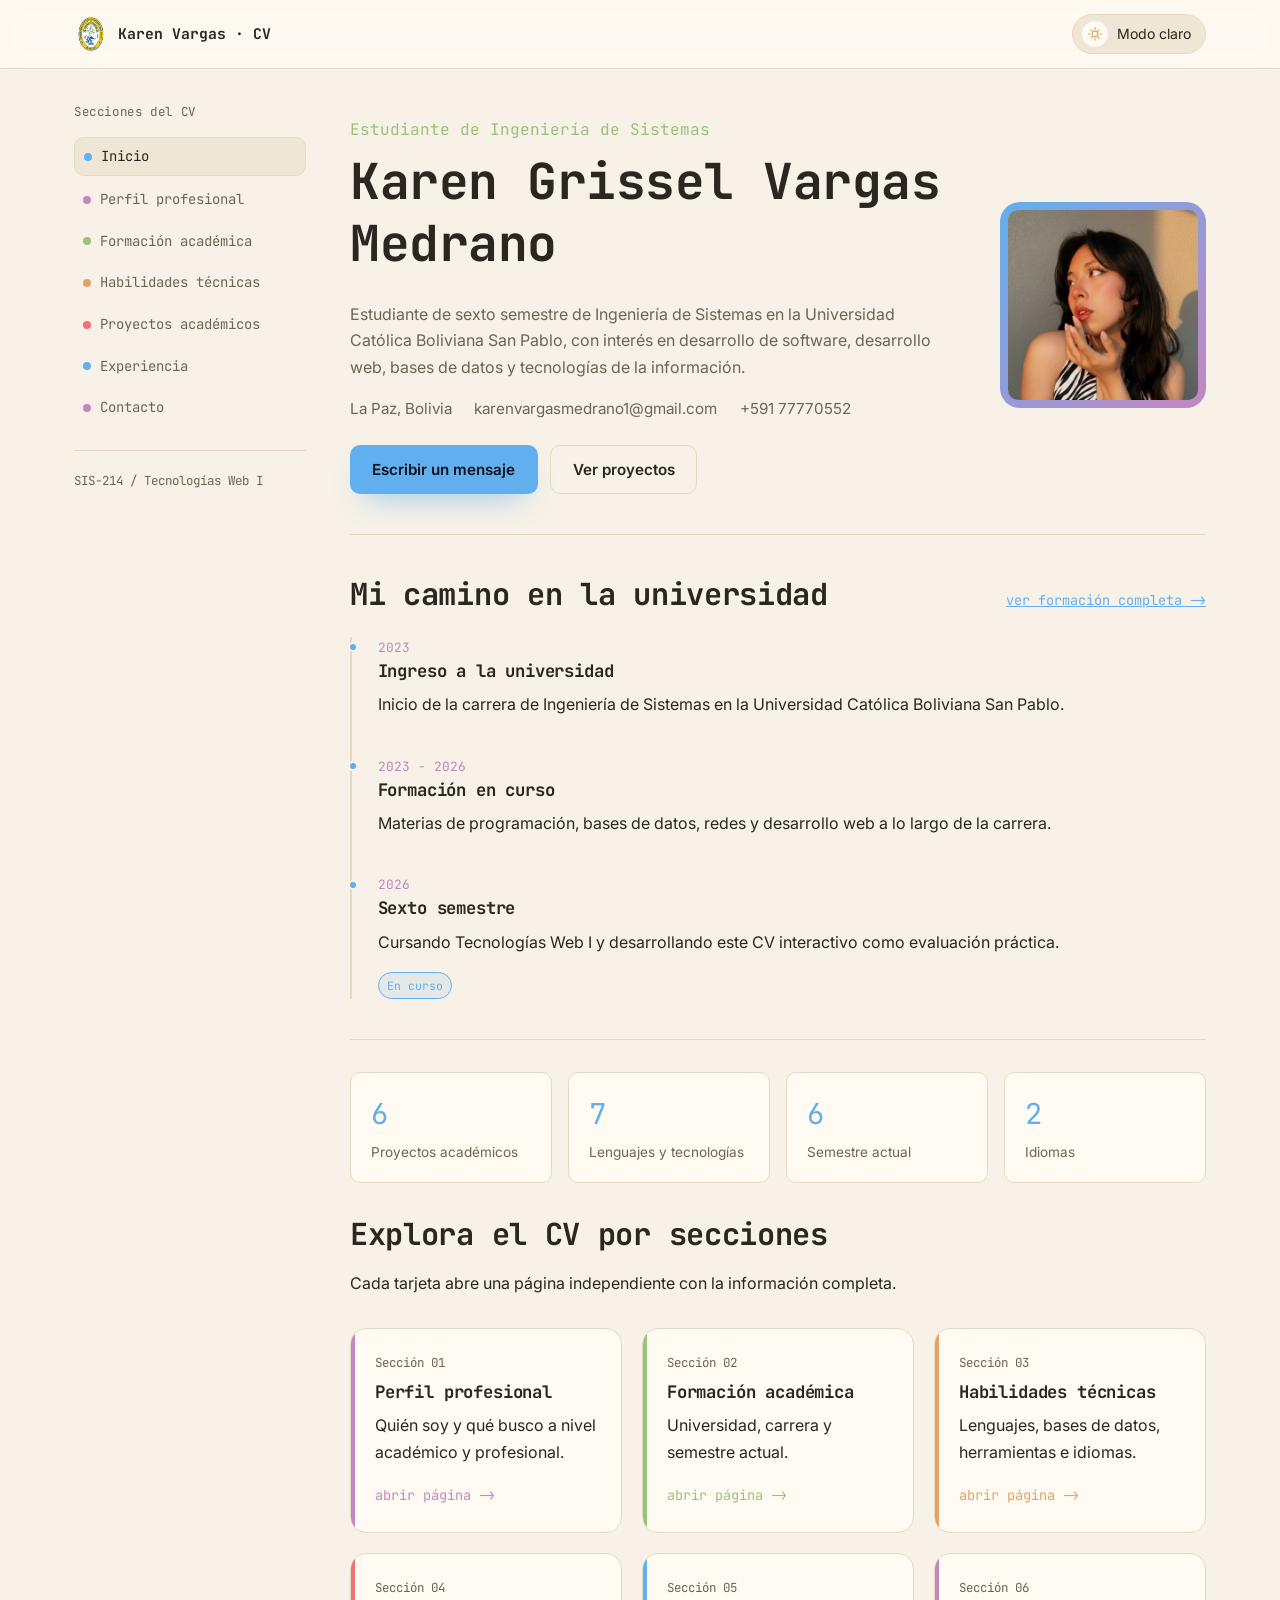
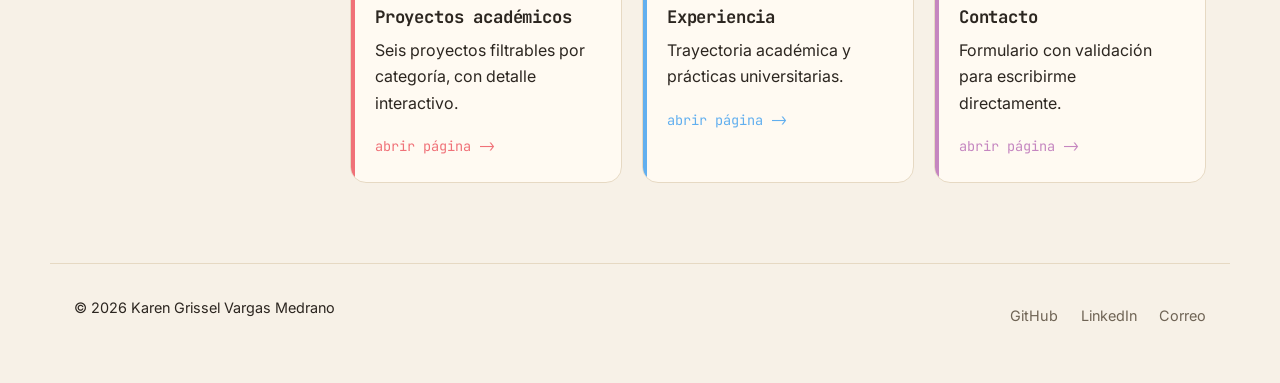
<file: index.html>
<!DOCTYPE html>
<html lang="es">
<head>
<meta charset="UTF-8">
<meta name="viewport" content="width=device-width, initial-scale=1.0">
<title>Karen Vargas Medrano - Desarrolladora Web</title>
<meta name="description" content="CV interactivo de Karen Grissel Vargas Medrano, estudiante de Ingeniería de Sistemas.">
<link rel="icon" type="image/svg+xml" href="assets/images/favicon.svg">
<link rel="preconnect" href="https://fonts.googleapis.com">
<link rel="preconnect" href="https://fonts.gstatic.com" crossorigin>
<link href="https://fonts.googleapis.com/css2?family=JetBrains+Mono:wght@400;500;700&family=Inter:wght@400;500;600;700&display=swap" rel="stylesheet">
<link rel="stylesheet" href="css/base.css">
<link rel="stylesheet" href="css/layout.css">
<link rel="stylesheet" href="css/components.css">
<link rel="stylesheet" href="css/pages.css">
</head>
<body>

<a class="skip_link" href="#contenido_principal">Saltar al contenido principal</a>

<header class="site_header">
  <div class="header_inner">
    <a class="logo_link" href="index.html">
  <img src="assets/images/logo-institucional.png" alt="Universidad Católica Boliviana San Pablo" class="logo_badge" width="34" height="34">
  <span class="logo_text">
    <span class="logo_name">Karen Vargas · CV</span>
  </span>
</a>
    <div class="header_actions">
<button id="theme_toggle" class="theme_toggle" type="button" aria-pressed="false">
  <span class="toggle_icon" aria-hidden="true">
    <svg class="icon_sun" viewBox="0 0 24 24" fill="none" xmlns="http://www.w3.org/2000/svg">
      <circle cx="12" cy="12" r="4.3" stroke="currentColor" stroke-width="1.7"/>
      <path d="M12 2.5V5.2M12 18.8V21.5M4.5 12H1.8M22.2 12H19.5M5.7 5.7L7.6 7.6M16.4 16.4L18.3 18.3M18.3 5.7L16.4 7.6M7.6 16.4L5.7 18.3" stroke="currentColor" stroke-width="1.7" stroke-linecap="round"/>
    </svg>
    <svg class="icon_moon" viewBox="0 0 24 24" fill="none" xmlns="http://www.w3.org/2000/svg">
      <path d="M20.2 14.3A8.4 8.4 0 1 1 9.7 3.8a6.6 6.6 0 0 0 10.5 10.5Z" fill="currentColor"/>
    </svg>
  </span>
  <span class="toggle_label">Modo oscuro</span>
</button>
      <button id="mobile_nav_toggle" class="mobile_nav_toggle" type="button" aria-label="Abrir menú" aria-controls="side_nav" aria-expanded="false">
        <span></span>
      </button>
    </div>
  </div>
</header>

<div class="layout_shell">
  <nav class="side_nav" id="side_nav" aria-label="Navegación principal">
    <p class="nav_heading">Secciones del CV</p>
    <ul class="nav_list">
      <li><a href="index.html" class="nav_link"><span class="nav_dot" style="--dot-color:#61afef"></span>Inicio</a></li>
      <li><a href="perfil.html" class="nav_link"><span class="nav_dot" style="--dot-color:#c586c0"></span>Perfil profesional</a></li>
      <li><a href="formacion.html" class="nav_link"><span class="nav_dot" style="--dot-color:#98c379"></span>Formación académica</a></li>
      <li><a href="habilidades.html" class="nav_link"><span class="nav_dot" style="--dot-color:#e5a260"></span>Habilidades técnicas</a></li>
      <li><a href="proyectos.html" class="nav_link"><span class="nav_dot" style="--dot-color:#f07178"></span>Proyectos académicos</a></li>
      <li><a href="experiencia.html" class="nav_link"><span class="nav_dot" style="--dot-color:#61afef"></span>Experiencia</a></li>
      <li><a href="contacto.html" class="nav_link"><span class="nav_dot" style="--dot-color:#c586c0"></span>Contacto</a></li>
    </ul>
    <p class="nav_footer_note">SIS-214 / Tecnologías Web I</p>
  </nav>

  <main id="contenido_principal">

    <section class="hero_section">
      <div class="hero_text reveal_on_scroll">
        <p class="hero_eyebrow">Estudiante de Ingeniería de Sistemas</p>
        <h1>Karen Grissel Vargas Medrano</h1>
        <p class="hero_summary">
          Estudiante de sexto semestre de Ingeniería de Sistemas en la Universidad
          Católica Boliviana San Pablo, con interés en desarrollo de software,
          desarrollo web, bases de datos y tecnologías de la información.
        </p>
        <ul class="hero_meta">
          <li>La Paz, Bolivia</li>
          <li>karenvargasmedrano1@gmail.com</li>
          <li>+591 77770552</li>
        </ul>
        <div class="hero_actions">
          <a class="btn btn_primary" href="contacto.html">Escribir un mensaje</a>
          <a class="btn btn_secondary" href="proyectos.html">Ver proyectos</a>
        </div>
      </div>
      <figure class="hero_figure reveal_on_scroll">
          <img src="assets/images/avatar.jpeg" alt="Fotografía de Karen Vargas Medrano" width="190" height="190">
      </figure>
    </section>

<section class="home_timeline_preview reveal_on_scroll">
  <div class="timeline_preview_head">
    <h2>Mi camino en la universidad</h2>
    <a class="section_nav_arrow" href="formacion.html">ver formación completa -&gt;</a>
  </div>
  <ol class="timeline_list">
    <li class="timeline_item">
      <p class="timeline_date">2023</p>
      <h3>Ingreso a la universidad</h3>
      <p>Inicio de la carrera de Ingeniería de Sistemas en la Universidad Católica Boliviana San Pablo.</p>
    </li>
    <li class="timeline_item">
      <p class="timeline_date">2023 - 2026</p>
      <h3>Formación en curso</h3>
      <p>Materias de programación, bases de datos, redes y desarrollo web a lo largo de la carrera.</p>
    </li>
    <li class="timeline_item">
      <p class="timeline_date">2026</p>
      <h3>Sexto semestre</h3>
      <p>Cursando Tecnologías Web I y desarrollando este CV interactivo como evaluación práctica.</p>
      <span class="badge badge_current">En curso</span>
    </li>
  </ol>
</section>

    <section class="reveal_on_scroll">
      <div class="stat_grid">
        <div class="stat_card">
          <span class="stat_value">6</span>
          <span class="stat_label">Proyectos académicos</span>
        </div>
        <div class="stat_card">
          <span class="stat_value">7</span>
          <span class="stat_label">Lenguajes y tecnologías</span>
        </div>
        <div class="stat_card">
          <span class="stat_value">6</span>
          <span class="stat_label">Semestre actual</span>
        </div>
        <div class="stat_card">
          <span class="stat_value">2</span>
          <span class="stat_label">Idiomas</span>
        </div>
      </div>
    </section>

    <section class="reveal_on_scroll">
      <h2>Explora el CV por secciones</h2>
      <p>Cada tarjeta abre una página independiente con la información completa.</p>
      <div class="section_nav_grid">
        <a class="section_nav_card" href="perfil.html" style="--dot-color:#c586c0">
          <span class="section_nav_file">Sección 01</span>
          <h3>Perfil profesional</h3>
          <p>Quién soy y qué busco a nivel académico y profesional.</p>
          <span class="section_nav_arrow">abrir página -&gt;</span>
        </a>
        <a class="section_nav_card" href="formacion.html" style="--dot-color:#98c379">
          <span class="section_nav_file">Sección 02</span>
          <h3>Formación académica</h3>
          <p>Universidad, carrera y semestre actual.</p>
          <span class="section_nav_arrow">abrir página -&gt;</span>
        </a>
        <a class="section_nav_card" href="habilidades.html" style="--dot-color:#e5a260">
          <span class="section_nav_file">Sección 03</span>
          <h3>Habilidades técnicas</h3>
          <p>Lenguajes, bases de datos, herramientas e idiomas.</p>
          <span class="section_nav_arrow">abrir página -&gt;</span>
        </a>
        <a class="section_nav_card" href="proyectos.html" style="--dot-color:#f07178">
          <span class="section_nav_file">Sección 04</span>
          <h3>Proyectos académicos</h3>
          <p>Seis proyectos filtrables por categoría, con detalle interactivo.</p>
          <span class="section_nav_arrow">abrir página -&gt;</span>
        </a>
        <a class="section_nav_card" href="experiencia.html" style="--dot-color:#61afef">
          <span class="section_nav_file">Sección 05</span>
          <h3>Experiencia</h3>
          <p>Trayectoria académica y prácticas universitarias.</p>
          <span class="section_nav_arrow">abrir página -&gt;</span>
        </a>
        <a class="section_nav_card" href="contacto.html" style="--dot-color:#c586c0">
          <span class="section_nav_file">Sección 06</span>
          <h3>Contacto</h3>
          <p>Formulario con validación para escribirme directamente.</p>
          <span class="section_nav_arrow">abrir página -&gt;</span>
        </a>
      </div>
    </section>

  </main>
</div>

<footer class="site_footer">
  <p>&copy; <span id="current_year"></span> Karen Grissel Vargas Medrano</p>
  <ul class="social_links" aria-label="Enlaces profesionales">
    <li><a href="https://github.com/karenvargasm" target="_blank" rel="noopener noreferrer">GitHub</a></li>
    <li><a href="http://www.linkedin.com/in/karen-grissel-vargas-medrano-57955a436" target="_blank" rel="noopener noreferrer">LinkedIn</a></li>
    <li><a href="mailto:karenvargasmedrano1@gmail.com" id="email_link">Correo</a></li>
  </ul>
</footer>

<p class="email_toast" id="email_toast" role="status" aria-live="polite"></p>

<script src="js/theme.js"></script>
<script src="js/nav.js"></script>
<script src="js/email.js"></script>
<script src="js/reveal.js"></script>
</body>
</html>
</file>
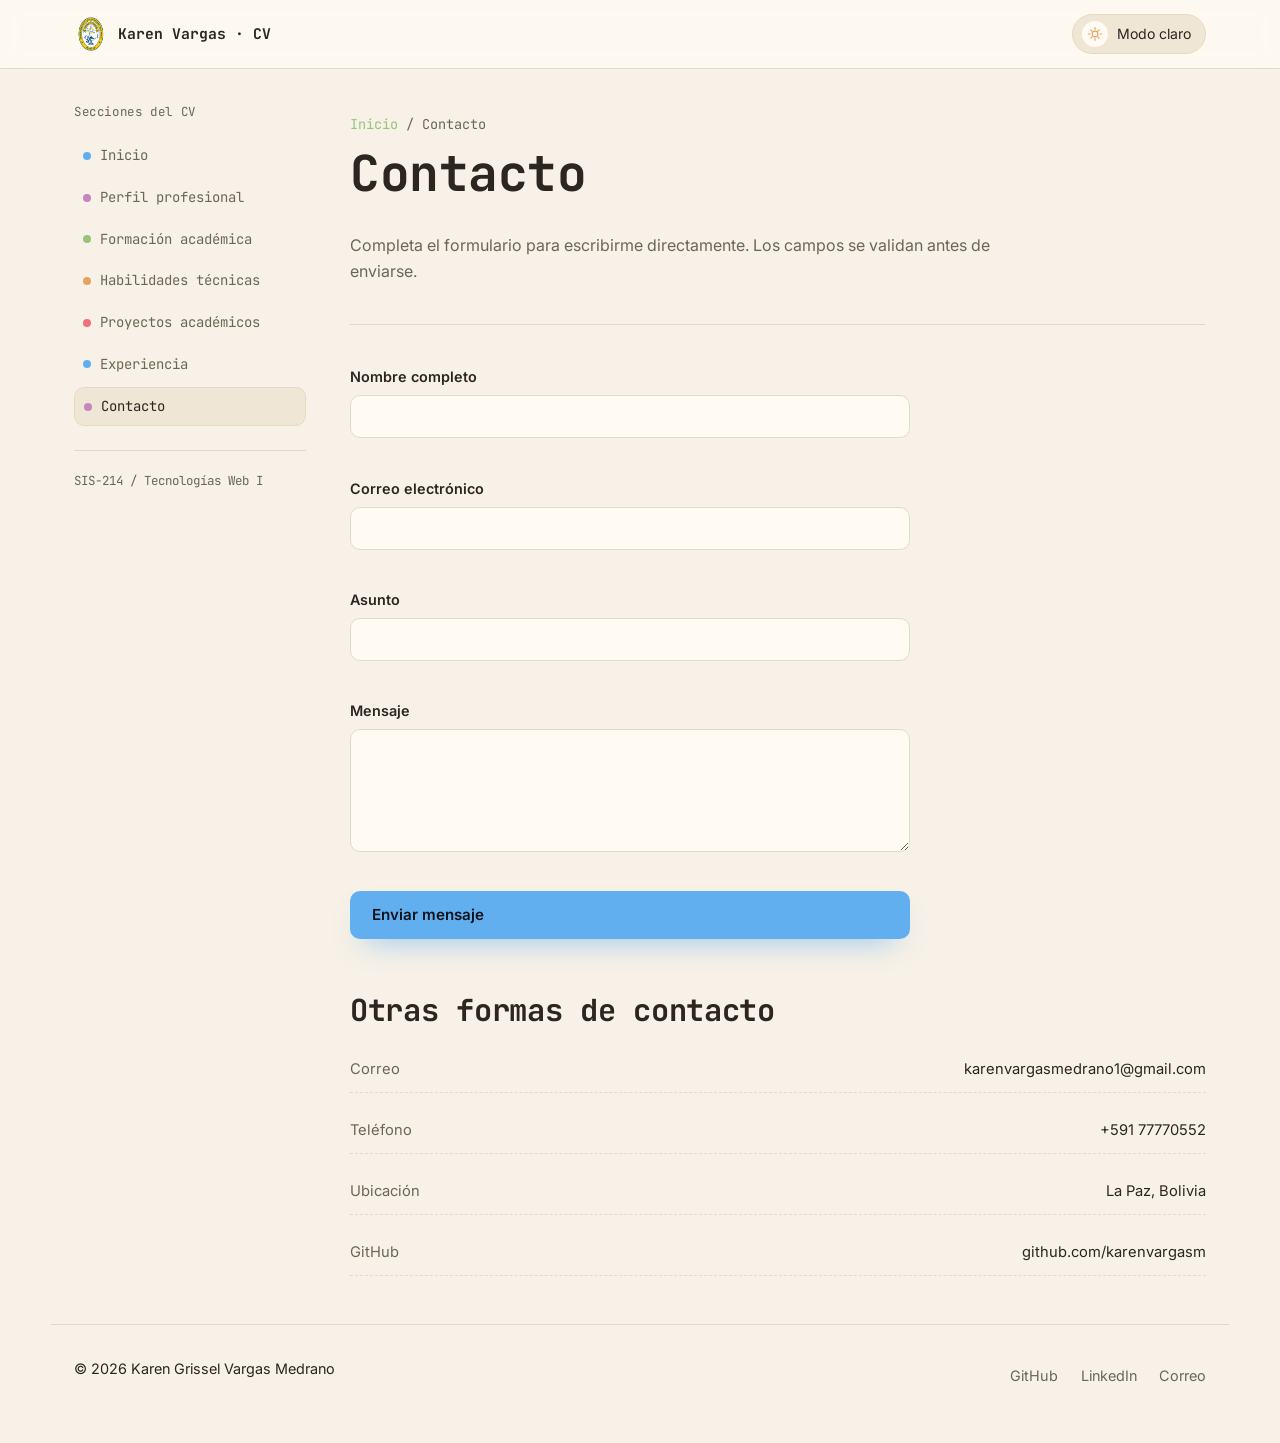
<file: contacto.html>
<!DOCTYPE html>
<html lang="es">
<head>
<meta charset="UTF-8">
<meta name="viewport" content="width=device-width, initial-scale=1.0">
<title>Contacto - Karen Vargas Medrano</title>
<meta name="description" content="Formulario de contacto de Karen Grissel Vargas Medrano.">
<link rel="icon" type="image/svg+xml" href="assets/images/favicon.svg">
<link rel="preconnect" href="https://fonts.googleapis.com">
<link rel="preconnect" href="https://fonts.gstatic.com" crossorigin>
<link href="https://fonts.googleapis.com/css2?family=JetBrains+Mono:wght@400;500;700&family=Inter:wght@400;500;600;700&display=swap" rel="stylesheet">
<link rel="stylesheet" href="css/base.css">
<link rel="stylesheet" href="css/layout.css">
<link rel="stylesheet" href="css/components.css">
<link rel="stylesheet" href="css/pages.css">
</head>
<body>

<a class="skip_link" href="#contenido_principal">Saltar al contenido principal</a>

<header class="site_header">
  <div class="header_inner">
    <a class="logo_link" href="index.html">
  <img src="assets/images/logo-institucional.png" alt="Universidad Católica Boliviana San Pablo" class="logo_badge" width="34" height="34">
  <span class="logo_text">
    <span class="logo_name">Karen Vargas · CV</span>
  </span>
</a>
    <div class="header_actions">
      <button id="theme_toggle" class="theme_toggle" type="button" aria-pressed="false">
  <span class="toggle_icon" aria-hidden="true">
    <svg class="icon_sun" viewBox="0 0 24 24" fill="none" xmlns="http://www.w3.org/2000/svg">
      <circle cx="12" cy="12" r="4.3" stroke="currentColor" stroke-width="1.7"/>
      <path d="M12 2.5V5.2M12 18.8V21.5M4.5 12H1.8M22.2 12H19.5M5.7 5.7L7.6 7.6M16.4 16.4L18.3 18.3M18.3 5.7L16.4 7.6M7.6 16.4L5.7 18.3" stroke="currentColor" stroke-width="1.7" stroke-linecap="round"/>
    </svg>
    <svg class="icon_moon" viewBox="0 0 24 24" fill="none" xmlns="http://www.w3.org/2000/svg">
      <path d="M20.2 14.3A8.4 8.4 0 1 1 9.7 3.8a6.6 6.6 0 0 0 10.5 10.5Z" fill="currentColor"/>
    </svg>
  </span>
  <span class="toggle_label">Modo oscuro</span>
</button>
      <button id="mobile_nav_toggle" class="mobile_nav_toggle" type="button" aria-label="Abrir menú" aria-controls="side_nav" aria-expanded="false">
        <span></span>
      </button>
    </div>
  </div>
</header>

<div class="layout_shell">
  <nav class="side_nav" id="side_nav" aria-label="Navegación principal">
    <p class="nav_heading">Secciones del CV</p>
    <ul class="nav_list">
      <li><a href="index.html" class="nav_link"><span class="nav_dot" style="--dot-color:#61afef"></span>Inicio</a></li>
      <li><a href="perfil.html" class="nav_link"><span class="nav_dot" style="--dot-color:#c586c0"></span>Perfil profesional</a></li>
      <li><a href="formacion.html" class="nav_link"><span class="nav_dot" style="--dot-color:#98c379"></span>Formación académica</a></li>
      <li><a href="habilidades.html" class="nav_link"><span class="nav_dot" style="--dot-color:#e5a260"></span>Habilidades técnicas</a></li>
      <li><a href="proyectos.html" class="nav_link"><span class="nav_dot" style="--dot-color:#f07178"></span>Proyectos académicos</a></li>
      <li><a href="experiencia.html" class="nav_link"><span class="nav_dot" style="--dot-color:#61afef"></span>Experiencia</a></li>
      <li><a href="contacto.html" class="nav_link"><span class="nav_dot" style="--dot-color:#c586c0"></span>Contacto</a></li>
    </ul>
    <p class="nav_footer_note">SIS-214 / Tecnologías Web I</p>
  </nav>

  <main id="contenido_principal">

    <section class="page_hero reveal_on_scroll">
      <p class="page_hero_tag"><a href="index.html">Inicio</a> <span aria-hidden="true">/</span> Contacto</p>
      <h1>Contacto</h1>
      <p class="page_hero_desc">
        Completa el formulario para escribirme directamente. Los campos se
        validan antes de enviarse.
      </p>
    </section>

    <section class="reveal_on_scroll">
      <form id="contact_form" class="contact_form" novalidate>
        <div class="form_field">
          <label for="input_name">Nombre completo</label>
          <input type="text" id="input_name" name="nombre" autocomplete="name" required minlength="3">
          <p class="field_error" id="error_name" role="alert"></p>
        </div>

        <div class="form_field">
          <label for="input_email">Correo electrónico</label>
          <input type="email" id="input_email" name="correo" autocomplete="email" required>
          <p class="field_error" id="error_email" role="alert"></p>
        </div>

        <div class="form_field">
          <label for="input_subject">Asunto</label>
          <input type="text" id="input_subject" name="asunto" required minlength="3">
          <p class="field_error" id="error_subject" role="alert"></p>
        </div>

        <div class="form_field">
          <label for="input_message">Mensaje</label>
          <textarea id="input_message" name="mensaje" rows="5" required minlength="10"></textarea>
          <p class="field_error" id="error_message" role="alert"></p>
        </div>

        <button type="submit" class="btn btn_primary">Enviar mensaje</button>
        <p class="form_status" id="form_status" role="status" aria-live="polite"></p>
      </form>
    </section>

    <section class="reveal_on_scroll">
      <h2>Otras formas de contacto</h2>
      <div class="quick_facts">
        <div class="quick_fact"><span>Correo</span><span>karenvargasmedrano1@gmail.com</span></div>
        <div class="quick_fact"><span>Teléfono</span><span>+591 77770552</span></div>
        <div class="quick_fact"><span>Ubicación</span><span>La Paz, Bolivia</span></div>
        <div class="quick_fact"><span>GitHub</span><span>github.com/karenvargasm</span></div>
      </div>
    </section>

  </main>
</div>

<footer class="site_footer">
  <p>&copy; <span id="current_year"></span> Karen Grissel Vargas Medrano</p>
  <ul class="social_links" aria-label="Enlaces profesionales">
    <li><a href="https://github.com/karenvargasm" target="_blank" rel="noopener noreferrer">GitHub</a></li>
    <li><a href="http://www.linkedin.com/in/karen-grissel-vargas-medrano-57955a436" target="_blank" rel="noopener noreferrer">LinkedIn</a></li>
    <li><a href="mailto:karenvargasmedrano1@gmail.com" id="email_link">Correo</a></li>
  </ul>
</footer>

<p class="email_toast" id="email_toast" role="status" aria-live="polite"></p>

<script src="js/theme.js"></script>
<script src="js/nav.js"></script>
<script src="js/email.js"></script>
<script src="js/reveal.js"></script>
<script src="js/contact.js"></script>
</body>
</html>
</file>
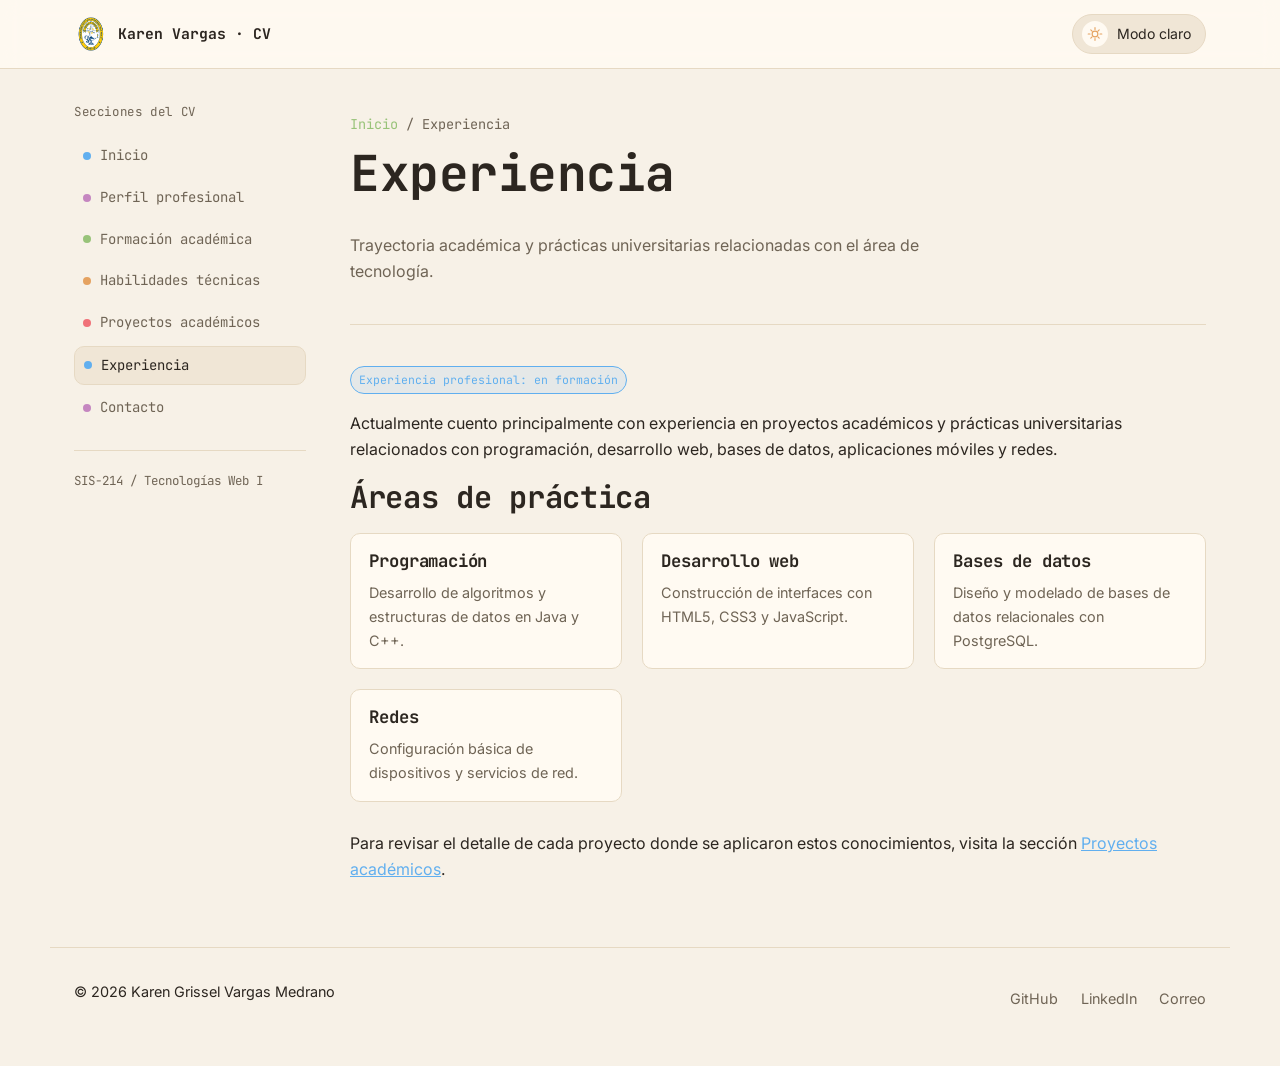
<file: experiencia.html>
<!DOCTYPE html>
<html lang="es">
<head>
<meta charset="UTF-8">
<meta name="viewport" content="width=device-width, initial-scale=1.0">
<title>Experiencia - Karen Vargas Medrano</title>
<meta name="description" content="Experiencia académica y prácticas de Karen Grissel Vargas Medrano.">
<link rel="icon" type="image/svg+xml" href="assets/images/favicon.svg">
<link rel="preconnect" href="https://fonts.googleapis.com">
<link rel="preconnect" href="https://fonts.gstatic.com" crossorigin>
<link href="https://fonts.googleapis.com/css2?family=JetBrains+Mono:wght@400;500;700&family=Inter:wght@400;500;600;700&display=swap" rel="stylesheet">
<link rel="stylesheet" href="css/base.css">
<link rel="stylesheet" href="css/layout.css">
<link rel="stylesheet" href="css/components.css">
<link rel="stylesheet" href="css/pages.css">
</head>
<body>

<a class="skip_link" href="#contenido_principal">Saltar al contenido principal</a>

<header class="site_header">
  <div class="header_inner">
    <a class="logo_link" href="index.html">
  <img src="assets/images/logo-institucional.png" alt="Universidad Católica Boliviana San Pablo" class="logo_badge" width="34" height="34">
  <span class="logo_text">
    <span class="logo_name">Karen Vargas · CV</span>
  </span>
</a>
    <div class="header_actions">
      <button id="theme_toggle" class="theme_toggle" type="button" aria-pressed="false">
  <span class="toggle_icon" aria-hidden="true">
    <svg class="icon_sun" viewBox="0 0 24 24" fill="none" xmlns="http://www.w3.org/2000/svg">
      <circle cx="12" cy="12" r="4.3" stroke="currentColor" stroke-width="1.7"/>
      <path d="M12 2.5V5.2M12 18.8V21.5M4.5 12H1.8M22.2 12H19.5M5.7 5.7L7.6 7.6M16.4 16.4L18.3 18.3M18.3 5.7L16.4 7.6M7.6 16.4L5.7 18.3" stroke="currentColor" stroke-width="1.7" stroke-linecap="round"/>
    </svg>
    <svg class="icon_moon" viewBox="0 0 24 24" fill="none" xmlns="http://www.w3.org/2000/svg">
      <path d="M20.2 14.3A8.4 8.4 0 1 1 9.7 3.8a6.6 6.6 0 0 0 10.5 10.5Z" fill="currentColor"/>
    </svg>
  </span>
  <span class="toggle_label">Modo oscuro</span>
</button>
      <button id="mobile_nav_toggle" class="mobile_nav_toggle" type="button" aria-label="Abrir menú" aria-controls="side_nav" aria-expanded="false">
        <span></span>
      </button>
    </div>
  </div>
</header>

<div class="layout_shell">
  <nav class="side_nav" id="side_nav" aria-label="Navegación principal">
    <p class="nav_heading">Secciones del CV</p>
    <ul class="nav_list">
      <li><a href="index.html" class="nav_link"><span class="nav_dot" style="--dot-color:#61afef"></span>Inicio</a></li>
      <li><a href="perfil.html" class="nav_link"><span class="nav_dot" style="--dot-color:#c586c0"></span>Perfil profesional</a></li>
      <li><a href="formacion.html" class="nav_link"><span class="nav_dot" style="--dot-color:#98c379"></span>Formación académica</a></li>
      <li><a href="habilidades.html" class="nav_link"><span class="nav_dot" style="--dot-color:#e5a260"></span>Habilidades técnicas</a></li>
      <li><a href="proyectos.html" class="nav_link"><span class="nav_dot" style="--dot-color:#f07178"></span>Proyectos académicos</a></li>
      <li><a href="experiencia.html" class="nav_link"><span class="nav_dot" style="--dot-color:#61afef"></span>Experiencia</a></li>
      <li><a href="contacto.html" class="nav_link"><span class="nav_dot" style="--dot-color:#c586c0"></span>Contacto</a></li>
    </ul>
    <p class="nav_footer_note">SIS-214 / Tecnologías Web I</p>
  </nav>

  <main id="contenido_principal">

    <section class="page_hero reveal_on_scroll">
      <p class="page_hero_tag"><a href="index.html">Inicio</a> <span aria-hidden="true">/</span> Experiencia</p>
      <h1>Experiencia</h1>
      <p class="page_hero_desc">
        Trayectoria académica y prácticas universitarias relacionadas con
        el área de tecnología.
      </p>
    </section>

    <section class="reveal_on_scroll">
      <span class="badge badge_current">Experiencia profesional: en formación</span>
      <p style="margin-top:1rem">
        Actualmente cuento principalmente con experiencia en proyectos académicos
        y prácticas universitarias relacionados con programación, desarrollo web,
        bases de datos, aplicaciones móviles y redes.
      </p>
    </section>

    <section class="reveal_on_scroll">
      <h2>Áreas de práctica</h2>
      <div class="skills_grid">
        <div class="skill_card">
          <h3>Programación</h3>
          <p style="margin:0.6em 0 0;color:var(--text_muted);font-size:0.9rem">
            Desarrollo de algoritmos y estructuras de datos en Java y C++.
          </p>
        </div>
        <div class="skill_card">
          <h3>Desarrollo web</h3>
          <p style="margin:0.6em 0 0;color:var(--text_muted);font-size:0.9rem">
            Construcción de interfaces con HTML5, CSS3 y JavaScript.
          </p>
        </div>
        <div class="skill_card">
          <h3>Bases de datos</h3>
          <p style="margin:0.6em 0 0;color:var(--text_muted);font-size:0.9rem">
            Diseño y modelado de bases de datos relacionales con PostgreSQL.
          </p>
        </div>
        <div class="skill_card">
          <h3>Redes</h3>
          <p style="margin:0.6em 0 0;color:var(--text_muted);font-size:0.9rem">
            Configuración básica de dispositivos y servicios de red.
          </p>
        </div>
      </div>
    </section>

    <section class="reveal_on_scroll">
      <p>
        Para revisar el detalle de cada proyecto donde se aplicaron estos
        conocimientos, visita la sección <a href="proyectos.html">Proyectos académicos</a>.
      </p>
    </section>

  </main>
</div>

<footer class="site_footer">
  <p>&copy; <span id="current_year"></span> Karen Grissel Vargas Medrano</p>
  <ul class="social_links" aria-label="Enlaces profesionales">
    <li><a href="https://github.com/karenvargasm" target="_blank" rel="noopener noreferrer">GitHub</a></li>
    <li><a href="http://www.linkedin.com/in/karen-grissel-vargas-medrano-57955a436" target="_blank" rel="noopener noreferrer">LinkedIn</a></li>
    <li><a href="mailto:karenvargasmedrano1@gmail.com" id="email_link">Correo</a></li>
  </ul>
</footer>

<p class="email_toast" id="email_toast" role="status" aria-live="polite"></p>

<script src="js/theme.js"></script>
<script src="js/nav.js"></script>
<script src="js/email.js"></script>
<script src="js/reveal.js"></script>
</body>
</html>
</file>
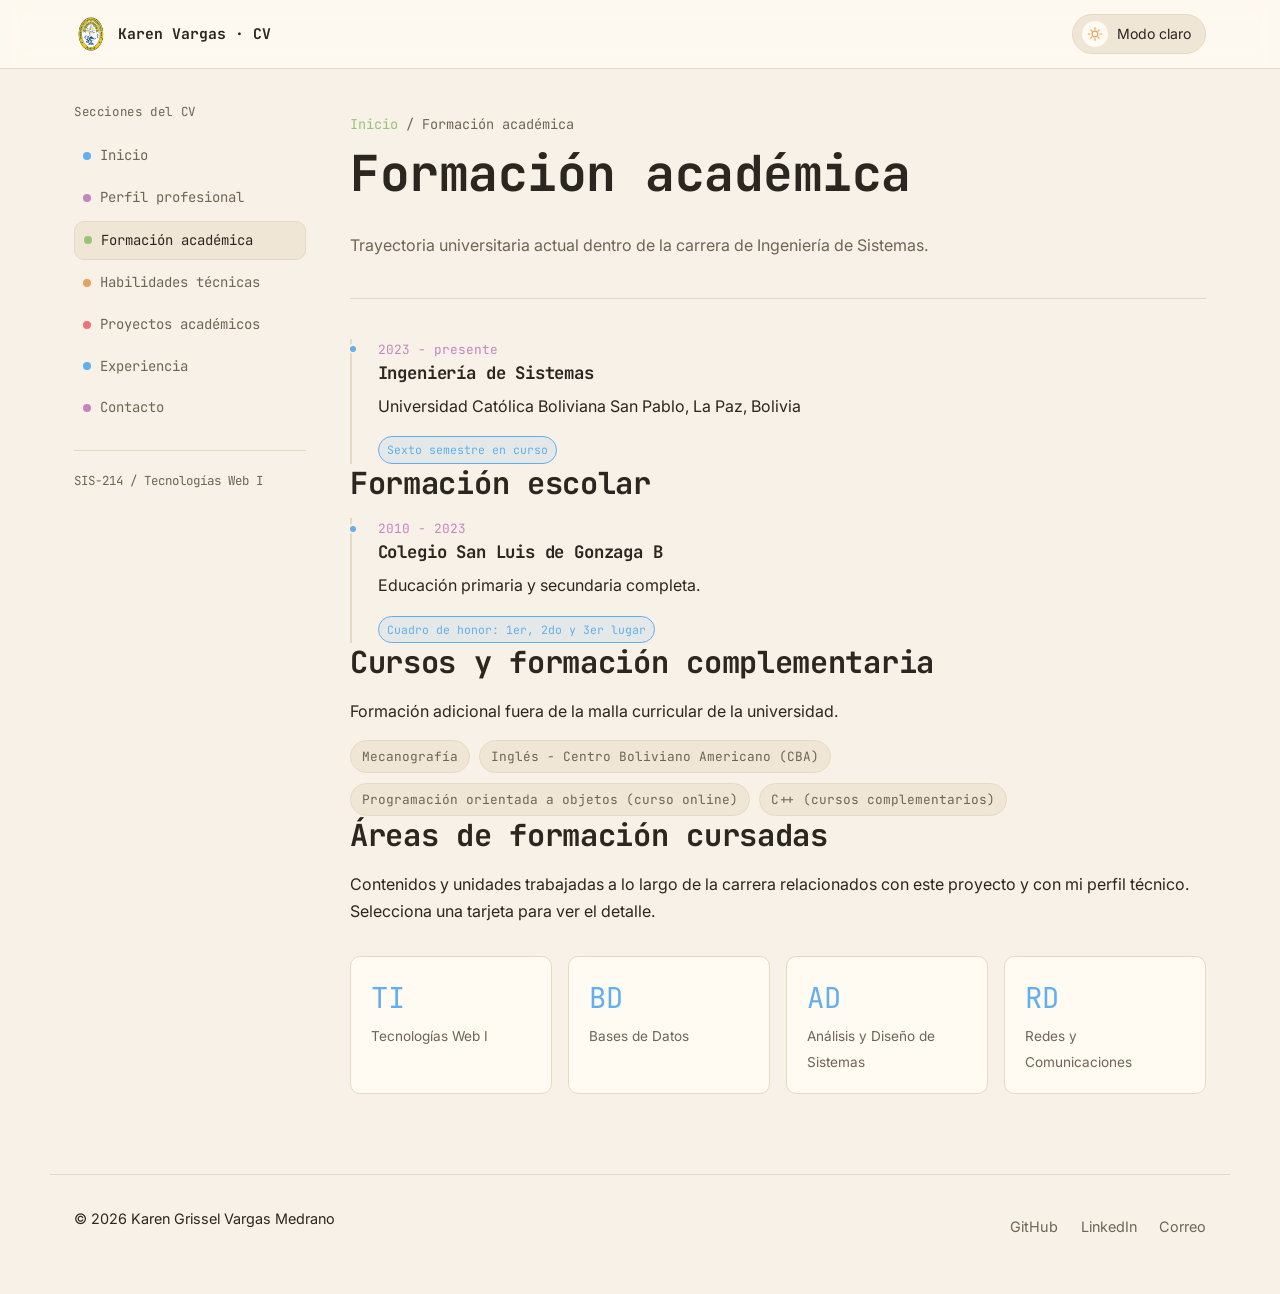
<file: formacion.html>
<!DOCTYPE html>
<html lang="es">
<head>
<meta charset="UTF-8">
<meta name="viewport" content="width=device-width, initial-scale=1.0">
<title>Formación académica - Karen Vargas Medrano</title>
<meta name="description" content="Formación académica de Karen Grissel Vargas Medrano.">
<link rel="icon" type="image/svg+xml" href="assets/images/favicon.svg">
<link rel="preconnect" href="https://fonts.googleapis.com">
<link rel="preconnect" href="https://fonts.gstatic.com" crossorigin>
<link href="https://fonts.googleapis.com/css2?family=JetBrains+Mono:wght@400;500;700&family=Inter:wght@400;500;600;700&display=swap" rel="stylesheet">
<link rel="stylesheet" href="css/base.css">
<link rel="stylesheet" href="css/layout.css">
<link rel="stylesheet" href="css/components.css">
<link rel="stylesheet" href="css/pages.css">
</head>
<body>

<a class="skip_link" href="#contenido_principal">Saltar al contenido principal</a>

<header class="site_header">
  <div class="header_inner">
    <a class="logo_link" href="index.html">
  <img src="assets/images/logo-institucional.png" alt="Universidad Católica Boliviana San Pablo" class="logo_badge" width="34" height="34">
  <span class="logo_text">
    <span class="logo_name">Karen Vargas · CV</span>
  </span>
</a>
    <div class="header_actions">
      <button id="theme_toggle" class="theme_toggle" type="button" aria-pressed="false">
        <span class="toggle_icon" aria-hidden="true">
        <svg class="icon_sun" viewBox="0 0 24 24" fill="none" xmlns="http://www.w3.org/2000/svg">
          <circle cx="12" cy="12" r="4.3" stroke="currentColor" stroke-width="1.7"/>
          <path d="M12 2.5V5.2M12 18.8V21.5M4.5 12H1.8M22.2 12H19.5M5.7 5.7L7.6 7.6M16.4 16.4L18.3 18.3M18.3 5.7L16.4 7.6M7.6 16.4L5.7 18.3" stroke="currentColor" stroke-width="1.7" stroke-linecap="round"/>
        </svg>
          <svg class="icon_moon" viewBox="0 0 24 24" fill="none" xmlns="http://www.w3.org/2000/svg">
            <path d="M20.2 14.3A8.4 8.4 0 1 1 9.7 3.8a6.6 6.6 0 0 0 10.5 10.5Z" fill="currentColor"/>
          </svg>
        </span>
    <span class="toggle_label">Modo oscuro</span>
      </button>
      <button id="mobile_nav_toggle" class="mobile_nav_toggle" type="button" aria-label="Abrir menú" aria-controls="side_nav" aria-expanded="false">
        <span></span>
      </button>
    </div>
  </div>
</header>

<div class="layout_shell">
  <nav class="side_nav" id="side_nav" aria-label="Navegación principal">
    <p class="nav_heading">Secciones del CV</p>
    <ul class="nav_list">
      <li><a href="index.html" class="nav_link"><span class="nav_dot" style="--dot-color:#61afef"></span>Inicio</a></li>
      <li><a href="perfil.html" class="nav_link"><span class="nav_dot" style="--dot-color:#c586c0"></span>Perfil profesional</a></li>
      <li><a href="formacion.html" class="nav_link"><span class="nav_dot" style="--dot-color:#98c379"></span>Formación académica</a></li>
      <li><a href="habilidades.html" class="nav_link"><span class="nav_dot" style="--dot-color:#e5a260"></span>Habilidades técnicas</a></li>
      <li><a href="proyectos.html" class="nav_link"><span class="nav_dot" style="--dot-color:#f07178"></span>Proyectos académicos</a></li>
      <li><a href="experiencia.html" class="nav_link"><span class="nav_dot" style="--dot-color:#61afef"></span>Experiencia</a></li>
      <li><a href="contacto.html" class="nav_link"><span class="nav_dot" style="--dot-color:#c586c0"></span>Contacto</a></li>
    </ul>
    <p class="nav_footer_note">SIS-214 / Tecnologías Web I</p>
  </nav>

  <main id="contenido_principal">

    <section class="page_hero reveal_on_scroll">
      <p class="page_hero_tag"><a href="index.html">Inicio</a> <span aria-hidden="true">/</span> Formación académica</p>
      <h1>Formación académica</h1>
      <p class="page_hero_desc">
        Trayectoria universitaria actual dentro de la carrera de Ingeniería
        de Sistemas.
      </p>
    </section>

    <section class="reveal_on_scroll">
      <ol class="timeline_list">
        <li class="timeline_item">
          <p class="timeline_date">2023 - presente</p>
          <h3>Ingeniería de Sistemas</h3>
          <p>Universidad Católica Boliviana San Pablo, La Paz, Bolivia</p>
          <span class="badge badge_current">Sexto semestre en curso</span>
        </li>
      </ol>
    </section>

    <section class="reveal_on_scroll">
  <h2>Formación escolar</h2>
  <ol class="timeline_list">
    <li class="timeline_item">
      <p class="timeline_date">2010 - 2023</p>
      <h3>Colegio San Luis de Gonzaga B</h3>
      <p>Educación primaria y secundaria completa.</p>
      <span class="badge badge_current">Cuadro de honor: 1er, 2do y 3er lugar</span>
    </li>
  </ol>
</section>

<section class="reveal_on_scroll">
  <h2>Cursos y formación complementaria</h2>
  <p>Formación adicional fuera de la malla curricular de la universidad.</p>
  <ul class="tag_list">
    <li class="tag">Mecanografía</li>
    <li class="tag">Inglés - Centro Boliviano Americano (CBA)</li>
    <li class="tag">Programación orientada a objetos (curso online)</li>
    <li class="tag">C++ (cursos complementarios)</li>
  </ul>
</section>

<section class="reveal_on_scroll">
  <h2>Áreas de formación cursadas</h2>
  <p>Contenidos y unidades trabajadas a lo largo de la carrera relacionados con este proyecto y con mi perfil técnico. Selecciona una tarjeta para ver el detalle.</p>
  <div class="stat_grid">
    <div class="stat_card">
      <button type="button" class="stat_trigger" aria-expanded="false" aria-controls="stat_desc_ti">
        <span class="stat_value">TI</span>
        <span class="stat_label">Tecnologías Web I</span>
      </button>
      <p class="stat_popover" id="stat_desc_ti">HTML5, CSS3 moderno, JavaScript, responsividad, accesibilidad y control de versiones con Git.</p>
    </div>
    <div class="stat_card">
      <button type="button" class="stat_trigger" aria-expanded="false" aria-controls="stat_desc_bd">
        <span class="stat_value">BD</span>
        <span class="stat_label">Bases de Datos</span>
      </button>
      <p class="stat_popover" id="stat_desc_bd">Modelado de bases de datos relacionales, lenguaje SQL, PostgreSQL y normalización de datos.</p>
    </div>
    <div class="stat_card">
      <button type="button" class="stat_trigger" aria-expanded="false" aria-controls="stat_desc_ad">
        <span class="stat_value">AD</span>
        <span class="stat_label">Análisis y Diseño de Sistemas</span>
      </button>
      <p class="stat_popover" id="stat_desc_ad">Modelado de entidades, procesos y estructura funcional de sistemas de información.</p>
    </div>
    <div class="stat_card">
      <button type="button" class="stat_trigger" aria-expanded="false" aria-controls="stat_desc_rd">
        <span class="stat_value">RD</span>
        <span class="stat_label">Redes y Comunicaciones</span>
      </button>
      <p class="stat_popover" id="stat_desc_rd">Configuración de dispositivos de red, VLAN, conectividad y servicios como DNS, HTTP y FTP.</p>
    </div>
  </div>
</section>

  </main>
</div>

<footer class="site_footer">
  <p>&copy; <span id="current_year"></span> Karen Grissel Vargas Medrano</p>
  <ul class="social_links" aria-label="Enlaces profesionales">
    <li><a href="https://github.com/karenvargasm" target="_blank" rel="noopener noreferrer">GitHub</a></li>
    <li><a href="http://www.linkedin.com/in/karen-grissel-vargas-medrano-57955a436" target="_blank" rel="noopener noreferrer">LinkedIn</a></li>
    <li><a href="mailto:karenvargasmedrano1@gmail.com" id="email_link">Correo</a></li>
  </ul>
</footer>

<p class="email_toast" id="email_toast" role="status" aria-live="polite"></p>

<script src="js/theme.js"></script>
<script src="js/nav.js"></script>
<script src="js/email.js"></script>
<script src="js/formation-areas.js"></script>
<script src="js/reveal.js"></script>
</body>
</html>
</file>
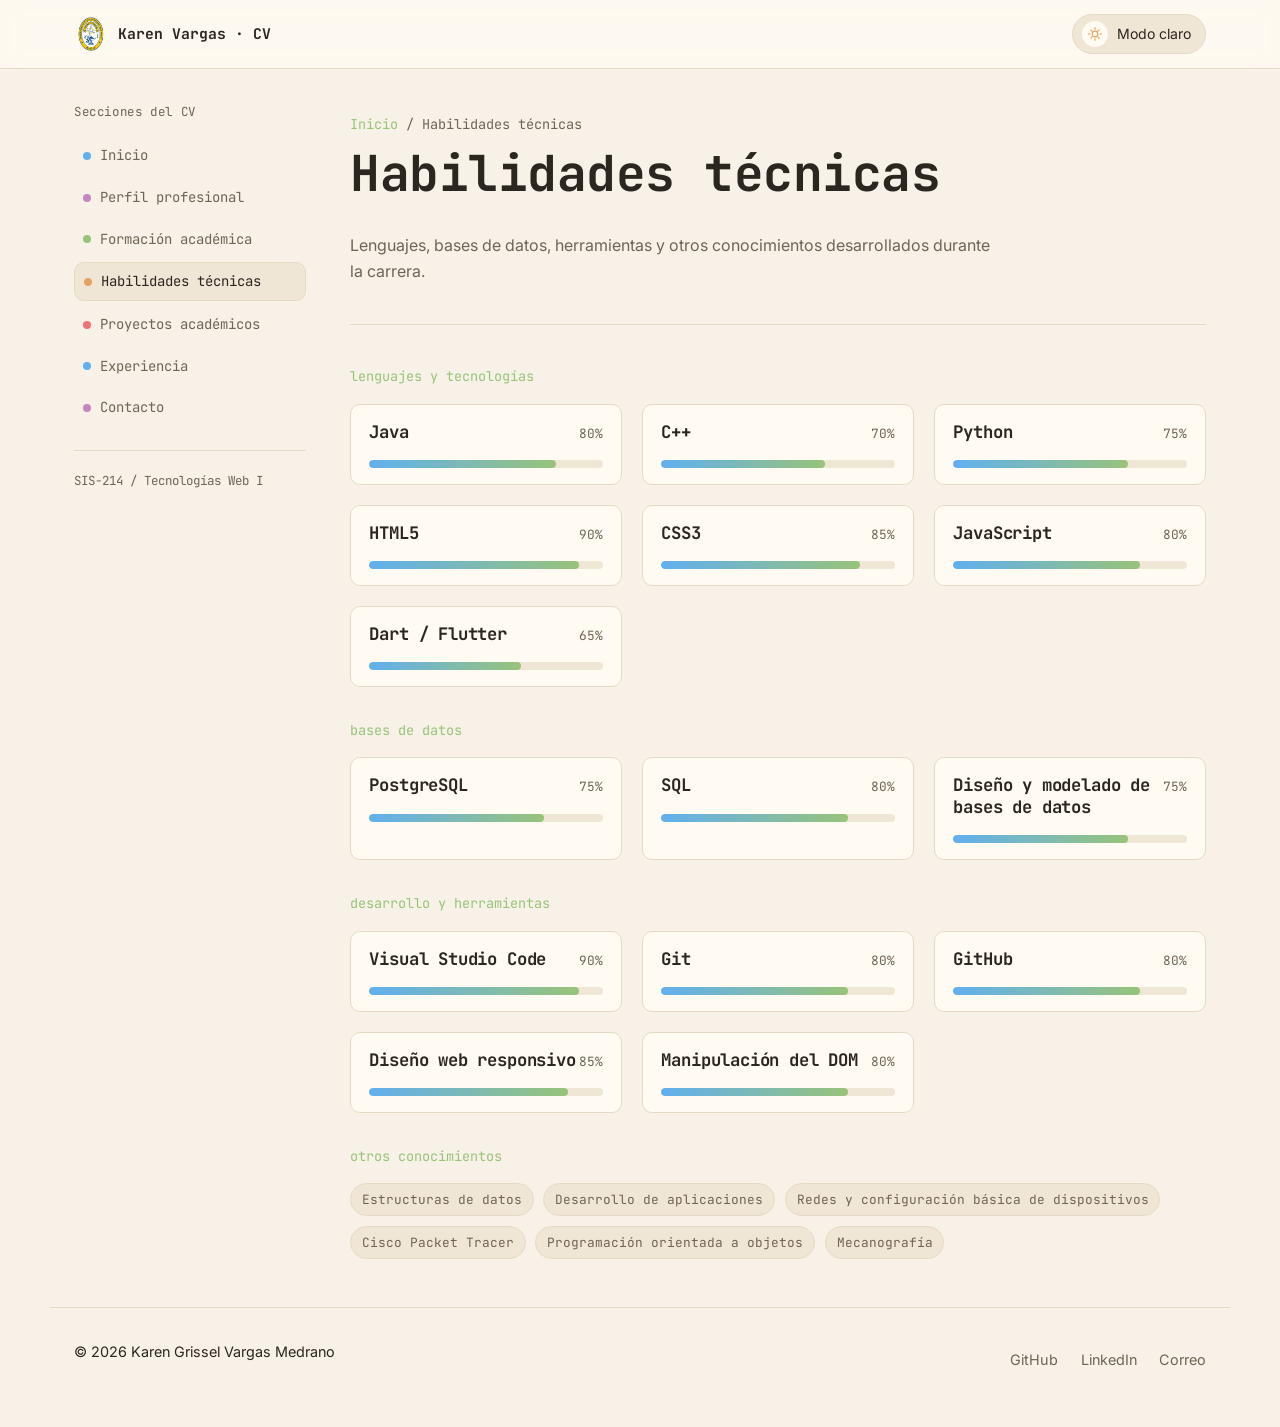
<file: habilidades.html>
<!DOCTYPE html>
<html lang="es">
<head>
<meta charset="UTF-8">
<meta name="viewport" content="width=device-width, initial-scale=1.0">
<title>Habilidades técnicas - Karen Vargas Medrano</title>
<meta name="description" content="Habilidades técnicas de Karen Grissel Vargas Medrano.">
<link rel="icon" type="image/svg+xml" href="assets/images/favicon.svg">
<link rel="preconnect" href="https://fonts.googleapis.com">
<link rel="preconnect" href="https://fonts.gstatic.com" crossorigin>
<link href="https://fonts.googleapis.com/css2?family=JetBrains+Mono:wght@400;500;700&family=Inter:wght@400;500;600;700&display=swap" rel="stylesheet">
<link rel="stylesheet" href="css/base.css">
<link rel="stylesheet" href="css/layout.css">
<link rel="stylesheet" href="css/components.css">
<link rel="stylesheet" href="css/pages.css">
</head>
<body>

<a class="skip_link" href="#contenido_principal">Saltar al contenido principal</a>

<header class="site_header">
  <div class="header_inner">
    <a class="logo_link" href="index.html">
  <img src="assets/images/logo-institucional.png" alt="Universidad Católica Boliviana San Pablo" class="logo_badge" width="34" height="34">
  <span class="logo_text">
    <span class="logo_name">Karen Vargas · CV</span>
  </span>
</a>
    <div class="header_actions">
<button id="theme_toggle" class="theme_toggle" type="button" aria-pressed="false">
  <span class="toggle_icon" aria-hidden="true">
    <svg class="icon_sun" viewBox="0 0 24 24" fill="none" xmlns="http://www.w3.org/2000/svg">
      <circle cx="12" cy="12" r="4.3" stroke="currentColor" stroke-width="1.7"/>
      <path d="M12 2.5V5.2M12 18.8V21.5M4.5 12H1.8M22.2 12H19.5M5.7 5.7L7.6 7.6M16.4 16.4L18.3 18.3M18.3 5.7L16.4 7.6M7.6 16.4L5.7 18.3" stroke="currentColor" stroke-width="1.7" stroke-linecap="round"/>
    </svg>
    <svg class="icon_moon" viewBox="0 0 24 24" fill="none" xmlns="http://www.w3.org/2000/svg">
      <path d="M20.2 14.3A8.4 8.4 0 1 1 9.7 3.8a6.6 6.6 0 0 0 10.5 10.5Z" fill="currentColor"/>
    </svg>
  </span>
  <span class="toggle_label">Modo oscuro</span>
</button>
      <button id="mobile_nav_toggle" class="mobile_nav_toggle" type="button" aria-label="Abrir menú" aria-controls="side_nav" aria-expanded="false">
        <span></span>
      </button>
    </div>
  </div>
</header>

<div class="layout_shell">
  <nav class="side_nav" id="side_nav" aria-label="Navegación principal">
    <p class="nav_heading">Secciones del CV</p>
    <ul class="nav_list">
      <li><a href="index.html" class="nav_link"><span class="nav_dot" style="--dot-color:#61afef"></span>Inicio</a></li>
      <li><a href="perfil.html" class="nav_link"><span class="nav_dot" style="--dot-color:#c586c0"></span>Perfil profesional</a></li>
      <li><a href="formacion.html" class="nav_link"><span class="nav_dot" style="--dot-color:#98c379"></span>Formación académica</a></li>
      <li><a href="habilidades.html" class="nav_link"><span class="nav_dot" style="--dot-color:#e5a260"></span>Habilidades técnicas</a></li>
      <li><a href="proyectos.html" class="nav_link"><span class="nav_dot" style="--dot-color:#f07178"></span>Proyectos académicos</a></li>
      <li><a href="experiencia.html" class="nav_link"><span class="nav_dot" style="--dot-color:#61afef"></span>Experiencia</a></li>
      <li><a href="contacto.html" class="nav_link"><span class="nav_dot" style="--dot-color:#c586c0"></span>Contacto</a></li>
    </ul>
    <p class="nav_footer_note">SIS-214 / Tecnologías Web I</p>
  </nav>

  <main id="contenido_principal">

    <section class="page_hero reveal_on_scroll">
      <p class="page_hero_tag"><a href="index.html">Inicio</a> <span aria-hidden="true">/</span> Habilidades técnicas</p>
      <h1>Habilidades técnicas</h1>
      <p class="page_hero_desc">
        Lenguajes, bases de datos, herramientas y otros conocimientos
        desarrollados durante la carrera.
      </p>
    </section>

    <section class="reveal_on_scroll">
      <p class="skill_group_title">Lenguajes y tecnologías</p>
      <div class="skills_grid">
        <div class="skill_card">
          <div class="skill_card_head"><h3>Java</h3><span class="skill_percent">80%</span></div>
          <div class="skill_bar"><span class="skill_fill" style="--fill-level:80%"></span></div>
        </div>
        <div class="skill_card">
          <div class="skill_card_head"><h3>C++</h3><span class="skill_percent">70%</span></div>
          <div class="skill_bar"><span class="skill_fill" style="--fill-level:70%"></span></div>
        </div>
        <div class="skill_card">
          <div class="skill_card_head"><h3>Python</h3><span class="skill_percent">75%</span></div>
          <div class="skill_bar"><span class="skill_fill" style="--fill-level:75%"></span></div>
        </div>
        <div class="skill_card">
          <div class="skill_card_head"><h3>HTML5</h3><span class="skill_percent">90%</span></div>
          <div class="skill_bar"><span class="skill_fill" style="--fill-level:90%"></span></div>
        </div>
        <div class="skill_card">
          <div class="skill_card_head"><h3>CSS3</h3><span class="skill_percent">85%</span></div>
          <div class="skill_bar"><span class="skill_fill" style="--fill-level:85%"></span></div>
        </div>
        <div class="skill_card">
          <div class="skill_card_head"><h3>JavaScript</h3><span class="skill_percent">80%</span></div>
          <div class="skill_bar"><span class="skill_fill" style="--fill-level:80%"></span></div>
        </div>
        <div class="skill_card">
          <div class="skill_card_head"><h3>Dart / Flutter</h3><span class="skill_percent">65%</span></div>
          <div class="skill_bar"><span class="skill_fill" style="--fill-level:65%"></span></div>
        </div>
      </div>

      <p class="skill_group_title">Bases de datos</p>
      <div class="skills_grid">
        <div class="skill_card">
          <div class="skill_card_head"><h3>PostgreSQL</h3><span class="skill_percent">75%</span></div>
          <div class="skill_bar"><span class="skill_fill" style="--fill-level:75%"></span></div>
        </div>
        <div class="skill_card">
          <div class="skill_card_head"><h3>SQL</h3><span class="skill_percent">80%</span></div>
          <div class="skill_bar"><span class="skill_fill" style="--fill-level:80%"></span></div>
        </div>
        <div class="skill_card">
          <div class="skill_card_head"><h3>Diseño y modelado de bases de datos</h3><span class="skill_percent">75%</span></div>
          <div class="skill_bar"><span class="skill_fill" style="--fill-level:75%"></span></div>
        </div>
      </div>

      <p class="skill_group_title">Desarrollo y herramientas</p>
      <div class="skills_grid">
        <div class="skill_card">
          <div class="skill_card_head"><h3>Visual Studio Code</h3><span class="skill_percent">90%</span></div>
          <div class="skill_bar"><span class="skill_fill" style="--fill-level:90%"></span></div>
        </div>
        <div class="skill_card">
          <div class="skill_card_head"><h3>Git</h3><span class="skill_percent">80%</span></div>
          <div class="skill_bar"><span class="skill_fill" style="--fill-level:80%"></span></div>
        </div>
        <div class="skill_card">
          <div class="skill_card_head"><h3>GitHub</h3><span class="skill_percent">80%</span></div>
          <div class="skill_bar"><span class="skill_fill" style="--fill-level:80%"></span></div>
        </div>
        <div class="skill_card">
          <div class="skill_card_head"><h3>Diseño web responsivo</h3><span class="skill_percent">85%</span></div>
          <div class="skill_bar"><span class="skill_fill" style="--fill-level:85%"></span></div>
        </div>
        <div class="skill_card">
          <div class="skill_card_head"><h3>Manipulación del DOM</h3><span class="skill_percent">80%</span></div>
          <div class="skill_bar"><span class="skill_fill" style="--fill-level:80%"></span></div>
        </div>
      </div>

      <p class="skill_group_title">Otros conocimientos</p>
        <ul class="tag_list">
          <li class="tag">Estructuras de datos</li>
          <li class="tag">Desarrollo de aplicaciones</li>
          <li class="tag">Redes y configuración básica de dispositivos</li>
          <li class="tag">Cisco Packet Tracer</li>
          <li class="tag">Programación orientada a objetos</li>
          <li class="tag">Mecanografía</li>
        </ul>
    </section>

  </main>
</div>

<footer class="site_footer">
  <p>&copy; <span id="current_year"></span> Karen Grissel Vargas Medrano</p>
  <ul class="social_links" aria-label="Enlaces profesionales">
    <li><a href="https://github.com/karenvargasm" target="_blank" rel="noopener noreferrer">GitHub</a></li>
    <li><a href="http://www.linkedin.com/in/karen-grissel-vargas-medrano-57955a436" target="_blank" rel="noopener noreferrer">LinkedIn</a></li>
    <li><a href="mailto:karenvargasmedrano1@gmail.com" id="email_link">Correo</a></li>
  </ul>
</footer>

<p class="email_toast" id="email_toast" role="status" aria-live="polite"></p>

<script src="js/theme.js"></script>
<script src="js/nav.js"></script>
<script src="js/email.js"></script>
<script src="js/reveal.js"></script>
</body>
</html>
</file>
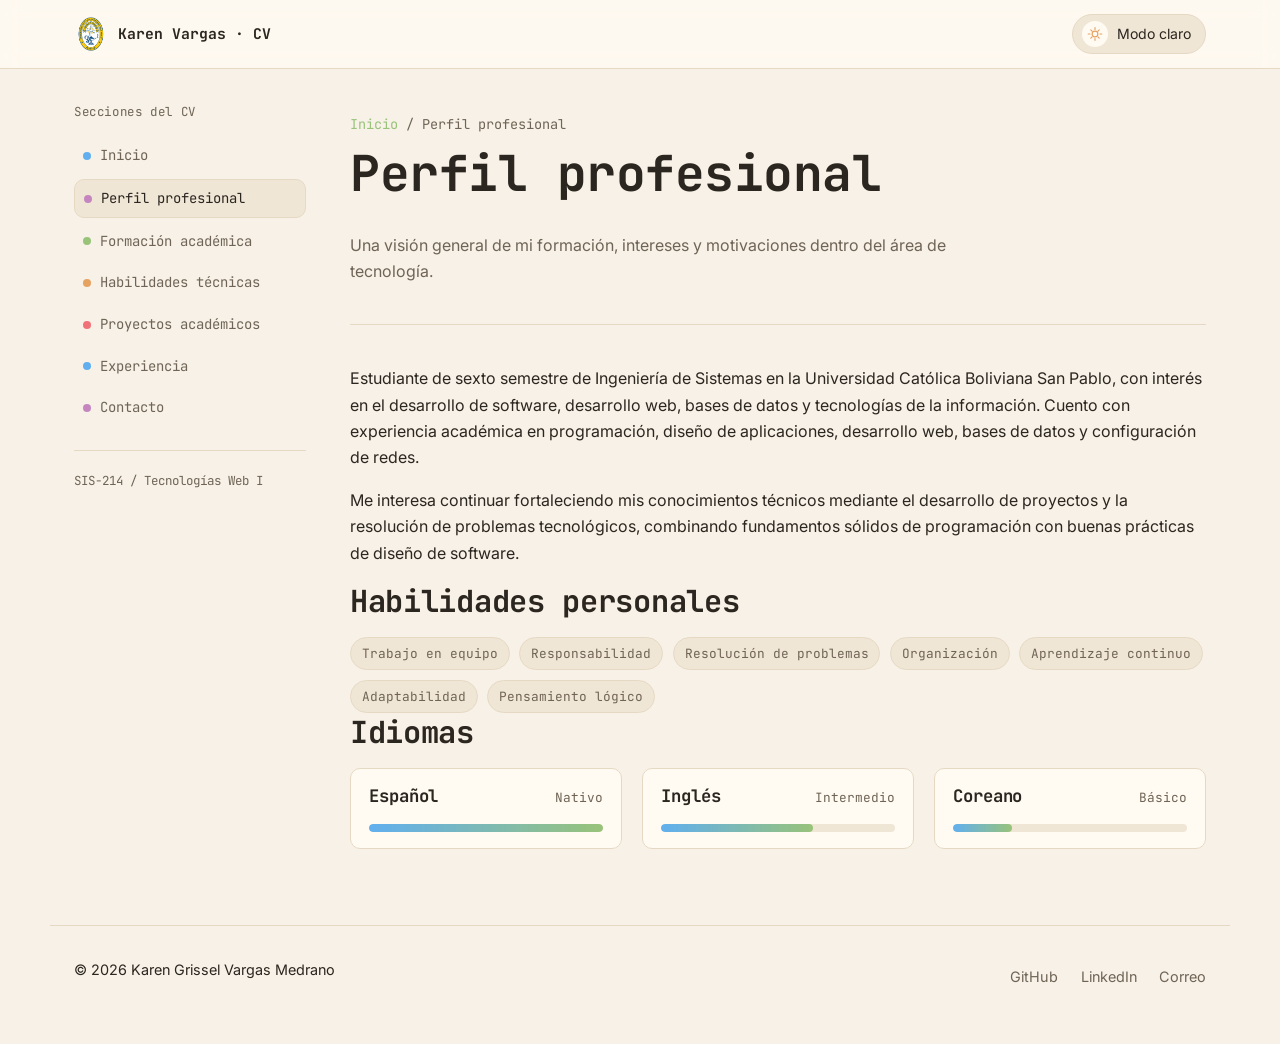
<file: perfil.html>
<!DOCTYPE html>
<html lang="es">
<head>
<meta charset="UTF-8">
<meta name="viewport" content="width=device-width, initial-scale=1.0">
<title>Perfil profesional - Karen Vargas Medrano</title>
<meta name="description" content="Perfil profesional de Karen Grissel Vargas Medrano, estudiante de Ingeniería de Sistemas.">
<link rel="icon" type="image/svg+xml" href="assets/images/favicon.svg">
<link rel="preconnect" href="https://fonts.googleapis.com">
<link rel="preconnect" href="https://fonts.gstatic.com" crossorigin>
<link href="https://fonts.googleapis.com/css2?family=JetBrains+Mono:wght@400;500;700&family=Inter:wght@400;500;600;700&display=swap" rel="stylesheet">
<link rel="stylesheet" href="css/base.css">
<link rel="stylesheet" href="css/layout.css">
<link rel="stylesheet" href="css/components.css">
<link rel="stylesheet" href="css/pages.css">
</head>
<body>

<a class="skip_link" href="#contenido_principal">Saltar al contenido principal</a>

<header class="site_header">
  <div class="header_inner">
    <a class="logo_link" href="index.html">
  <img src="assets/images/logo-institucional.png" alt="Universidad Católica Boliviana San Pablo" class="logo_badge" width="34" height="34">
  <span class="logo_text">
    <span class="logo_name">Karen Vargas · CV</span>
  </span>
</a>
    <div class="header_actions">
<button id="theme_toggle" class="theme_toggle" type="button" aria-pressed="false">
  <span class="toggle_icon" aria-hidden="true">
    <svg class="icon_sun" viewBox="0 0 24 24" fill="none" xmlns="http://www.w3.org/2000/svg">
      <circle cx="12" cy="12" r="4.3" stroke="currentColor" stroke-width="1.7"/>
      <path d="M12 2.5V5.2M12 18.8V21.5M4.5 12H1.8M22.2 12H19.5M5.7 5.7L7.6 7.6M16.4 16.4L18.3 18.3M18.3 5.7L16.4 7.6M7.6 16.4L5.7 18.3" stroke="currentColor" stroke-width="1.7" stroke-linecap="round"/>
    </svg>
    <svg class="icon_moon" viewBox="0 0 24 24" fill="none" xmlns="http://www.w3.org/2000/svg">
      <path d="M20.2 14.3A8.4 8.4 0 1 1 9.7 3.8a6.6 6.6 0 0 0 10.5 10.5Z" fill="currentColor"/>
    </svg>
  </span>
  <span class="toggle_label">Modo oscuro</span>
</button>
      <button id="mobile_nav_toggle" class="mobile_nav_toggle" type="button" aria-label="Abrir menú" aria-controls="side_nav" aria-expanded="false">
        <span></span>
      </button>
    </div>
  </div>
</header>

<div class="layout_shell">
  <nav class="side_nav" id="side_nav" aria-label="Navegación principal">
    <p class="nav_heading">Secciones del CV</p>
    <ul class="nav_list">
      <li><a href="index.html" class="nav_link"><span class="nav_dot" style="--dot-color:#61afef"></span>Inicio</a></li>
      <li><a href="perfil.html" class="nav_link"><span class="nav_dot" style="--dot-color:#c586c0"></span>Perfil profesional</a></li>
      <li><a href="formacion.html" class="nav_link"><span class="nav_dot" style="--dot-color:#98c379"></span>Formación académica</a></li>
      <li><a href="habilidades.html" class="nav_link"><span class="nav_dot" style="--dot-color:#e5a260"></span>Habilidades técnicas</a></li>
      <li><a href="proyectos.html" class="nav_link"><span class="nav_dot" style="--dot-color:#f07178"></span>Proyectos académicos</a></li>
      <li><a href="experiencia.html" class="nav_link"><span class="nav_dot" style="--dot-color:#61afef"></span>Experiencia</a></li>
      <li><a href="contacto.html" class="nav_link"><span class="nav_dot" style="--dot-color:#c586c0"></span>Contacto</a></li>
    </ul>
    <p class="nav_footer_note">SIS-214 / Tecnologías Web I</p>
  </nav>

  <main id="contenido_principal">

    <section class="page_hero reveal_on_scroll">
      <p class="page_hero_tag"><a href="index.html">Inicio</a> <span aria-hidden="true">/</span> Perfil profesional</p>
      <h1>Perfil profesional</h1>
      <p class="page_hero_desc">
        Una visión general de mi formación, intereses y motivaciones dentro
        del área de tecnología.
      </p>
    </section>

    <section class="reveal_on_scroll">
      <p>
        Estudiante de sexto semestre de Ingeniería de Sistemas en la Universidad
        Católica Boliviana San Pablo, con interés en el desarrollo de software,
        desarrollo web, bases de datos y tecnologías de la información. Cuento
        con experiencia académica en programación, diseño de aplicaciones,
        desarrollo web, bases de datos y configuración de redes.
      </p>
      <p>
        Me interesa continuar fortaleciendo mis conocimientos técnicos mediante
        el desarrollo de proyectos y la resolución de problemas tecnológicos,
        combinando fundamentos sólidos de programación con buenas prácticas de
        diseño de software.
      </p>
    </section>

    <section class="reveal_on_scroll">
      <h2>Habilidades personales</h2>
      <ul class="tag_list">
        <li class="tag">Trabajo en equipo</li>
        <li class="tag">Responsabilidad</li>
        <li class="tag">Resolución de problemas</li>
        <li class="tag">Organización</li>
        <li class="tag">Aprendizaje continuo</li>
        <li class="tag">Adaptabilidad</li>
        <li class="tag">Pensamiento lógico</li>
      </ul>
    </section>

    <section class="reveal_on_scroll">
      <h2>Idiomas</h2>
      <div class="skills_grid">
        <div class="skill_card">
          <div class="skill_card_head">
            <h3>Español</h3>
            <span class="skill_percent">Nativo</span>
          </div>
          <div class="skill_bar">
            <span class="skill_fill" style="--fill-level:100%"></span>
          </div>
        </div>
        <div class="skill_card">
          <div class="skill_card_head">
            <h3>Inglés</h3>
            <span class="skill_percent">Intermedio</span>
          </div>
          <div class="skill_bar">
            <span class="skill_fill" style="--fill-level:65%"></span>
          </div>
        </div>
        <div class="skill_card">
          <div class="skill_card_head">
            <h3>Coreano</h3>
            <span class="skill_percent">Básico</span>
          </div>
          <div class="skill_bar">
            <span class="skill_fill" style="--fill-level:25%"></span>
          </div>
        </div>
      </div>
    </section>

  </main>
</div>

<footer class="site_footer">
  <p>&copy; <span id="current_year"></span> Karen Grissel Vargas Medrano</p>
  <ul class="social_links" aria-label="Enlaces profesionales">
    <li><a href="https://github.com/karenvargasm" target="_blank" rel="noopener noreferrer">GitHub</a></li>
    <li><a href="http://www.linkedin.com/in/karen-grissel-vargas-medrano-57955a436" target="_blank" rel="noopener noreferrer">LinkedIn</a></li>
    <li><a href="mailto:karenvargasmedrano1@gmail.com" id="email_link">Correo</a></li>
  </ul>
</footer>

<p class="email_toast" id="email_toast" role="status" aria-live="polite"></p>

<script src="js/theme.js"></script>
<script src="js/nav.js"></script>
<script src="js/email.js"></script>
<script src="js/reveal.js"></script>
</body>
</html>
</file>
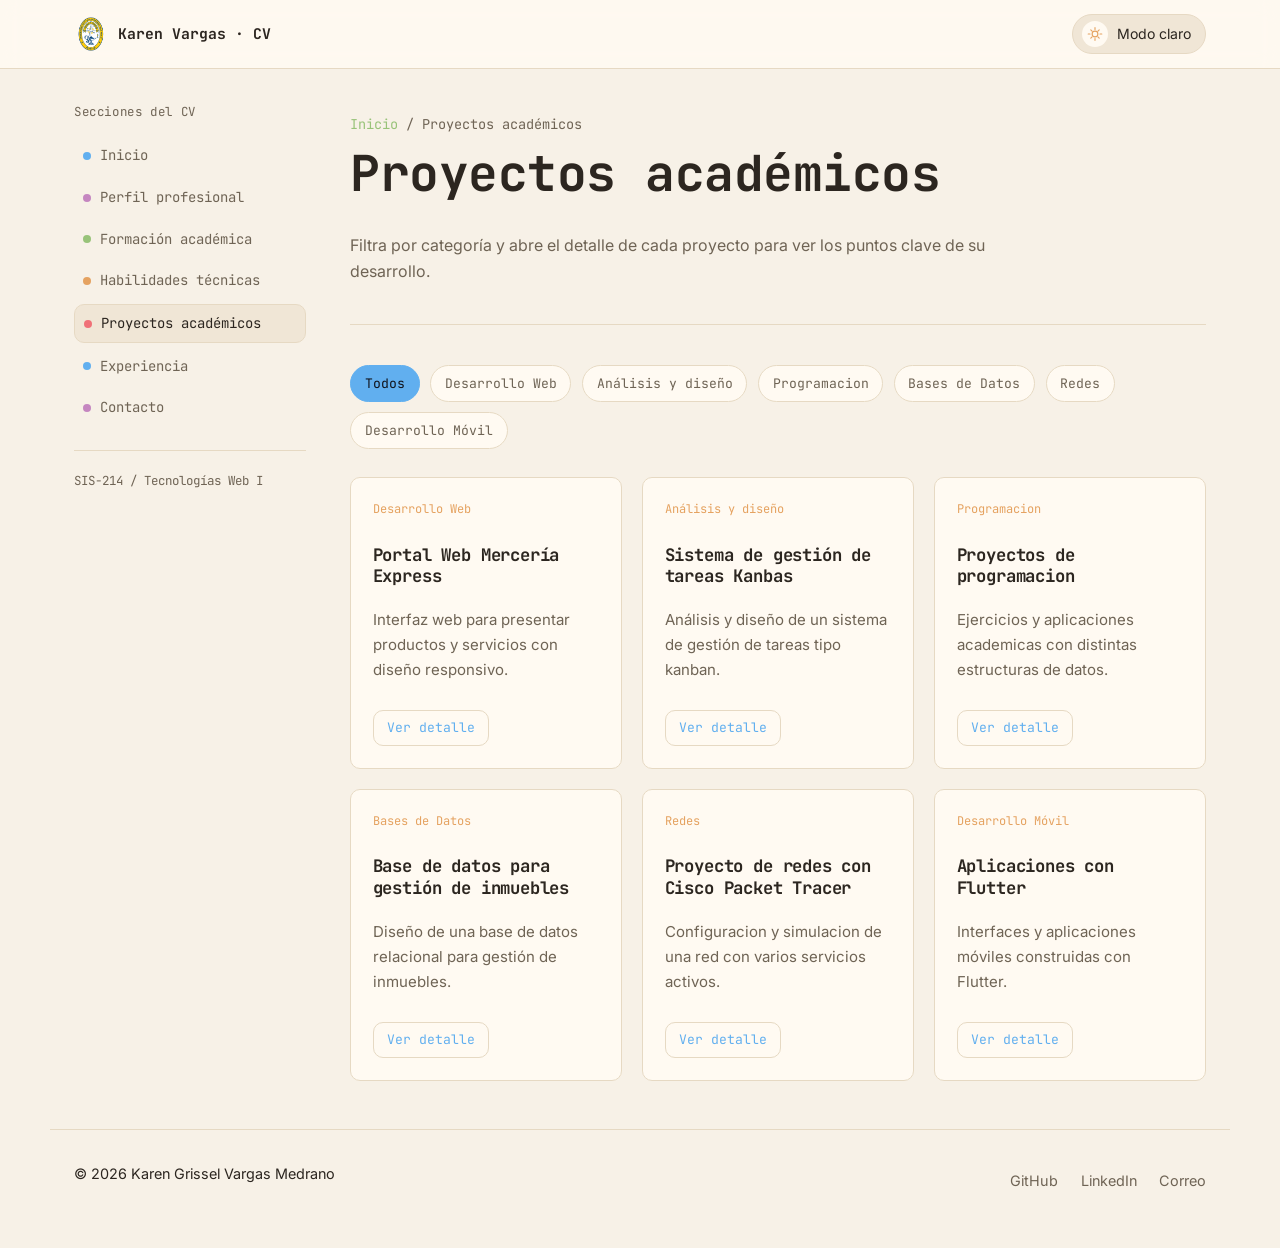
<file: proyectos.html>
<!DOCTYPE html>
<html lang="es">
<head>
<meta charset="UTF-8">
<meta name="viewport" content="width=device-width, initial-scale=1.0">
<title>Proyectos académicos - Karen Vargas Medrano</title>
<meta name="description" content="Proyectos académicos de Karen Grissel Vargas Medrano.">
<link rel="icon" type="image/svg+xml" href="assets/images/favicon.svg">
<link rel="preconnect" href="https://fonts.googleapis.com">
<link rel="preconnect" href="https://fonts.gstatic.com" crossorigin>
<link href="https://fonts.googleapis.com/css2?family=JetBrains+Mono:wght@400;500;700&family=Inter:wght@400;500;600;700&display=swap" rel="stylesheet">
<link rel="stylesheet" href="css/base.css">
<link rel="stylesheet" href="css/layout.css">
<link rel="stylesheet" href="css/components.css">
<link rel="stylesheet" href="css/pages.css">
</head>
<body>

<a class="skip_link" href="#contenido_principal">Saltar al contenido principal</a>

<header class="site_header">
  <div class="header_inner">
    <a class="logo_link" href="index.html">
  <img src="assets/images/logo-institucional.png" alt="Universidad Católica Boliviana San Pablo" class="logo_badge" width="34" height="34">
  <span class="logo_text">
    <span class="logo_name">Karen Vargas · CV</span>
    <span class="logo_sub"></span>
  </span>
</a>
    <div class="header_actions">
<button id="theme_toggle" class="theme_toggle" type="button" aria-pressed="false">
  <span class="toggle_icon" aria-hidden="true">
    <svg class="icon_sun" viewBox="0 0 24 24" fill="none" xmlns="http://www.w3.org/2000/svg">
      <circle cx="12" cy="12" r="4.3" stroke="currentColor" stroke-width="1.7"/>
      <path d="M12 2.5V5.2M12 18.8V21.5M4.5 12H1.8M22.2 12H19.5M5.7 5.7L7.6 7.6M16.4 16.4L18.3 18.3M18.3 5.7L16.4 7.6M7.6 16.4L5.7 18.3" stroke="currentColor" stroke-width="1.7" stroke-linecap="round"/>
    </svg>
    <svg class="icon_moon" viewBox="0 0 24 24" fill="none" xmlns="http://www.w3.org/2000/svg">
      <path d="M20.2 14.3A8.4 8.4 0 1 1 9.7 3.8a6.6 6.6 0 0 0 10.5 10.5Z" fill="currentColor"/>
    </svg>
  </span>
  <span class="toggle_label">Modo oscuro</span>
</button>
      <button id="mobile_nav_toggle" class="mobile_nav_toggle" type="button" aria-label="Abrir menú" aria-controls="side_nav" aria-expanded="false">
        <span></span>
      </button>
    </div>
  </div>
</header>

<div class="layout_shell">
  <nav class="side_nav" id="side_nav" aria-label="Navegación principal">
    <p class="nav_heading">Secciones del CV</p>
    <ul class="nav_list">
      <li><a href="index.html" class="nav_link"><span class="nav_dot" style="--dot-color:#61afef"></span>Inicio</a></li>
      <li><a href="perfil.html" class="nav_link"><span class="nav_dot" style="--dot-color:#c586c0"></span>Perfil profesional</a></li>
      <li><a href="formacion.html" class="nav_link"><span class="nav_dot" style="--dot-color:#98c379"></span>Formación académica</a></li>
      <li><a href="habilidades.html" class="nav_link"><span class="nav_dot" style="--dot-color:#e5a260"></span>Habilidades técnicas</a></li>
      <li><a href="proyectos.html" class="nav_link"><span class="nav_dot" style="--dot-color:#f07178"></span>Proyectos académicos</a></li>
      <li><a href="experiencia.html" class="nav_link"><span class="nav_dot" style="--dot-color:#61afef"></span>Experiencia</a></li>
      <li><a href="contacto.html" class="nav_link"><span class="nav_dot" style="--dot-color:#c586c0"></span>Contacto</a></li>
    </ul>
    <p class="nav_footer_note">SIS-214 / Tecnologías Web I</p>
  </nav>

  <main id="contenido_principal">

    <section class="page_hero reveal_on_scroll">
      <p class="page_hero_tag"><a href="index.html">Inicio</a> <span aria-hidden="true">/</span> Proyectos académicos</p>
      <h1>Proyectos académicos</h1>
      <p class="page_hero_desc">
        Filtra por categoría y abre el detalle de cada proyecto para ver
        los puntos clave de su desarrollo.
      </p>
    </section>

    <section class="reveal_on_scroll">
      <div class="filter_bar" id="filter_bar"></div>
      <div class="projects_grid" id="projects_grid"></div>
    </section>

  </main>
</div>

<div class="modal_overlay" id="project_modal">
  <div class="modal_box" role="dialog" aria-modal="true" aria-labelledby="modal_title">
    <button class="modal_close" id="modal_close" type="button" aria-label="Cerrar">X</button>
    <p class="modal_category" id="modal_category"></p>
    <h2 id="modal_title"></h2>
    <p id="modal_summary"></p>
    <ul class="modal_list" id="modal_list"></ul>
  </div>
</div>

<footer class="site_footer">
  <p>&copy; <span id="current_year"></span> Karen Grissel Vargas Medrano</p>
  <ul class="social_links" aria-label="Enlaces profesionales">
    <li><a href="https://github.com/karenvargasm" target="_blank" rel="noopener noreferrer">GitHub</a></li>
    <li><a href="http://www.linkedin.com/in/karen-grissel-vargas-medrano-57955a436" target="_blank" rel="noopener noreferrer">LinkedIn</a></li>
    <li><a href="mailto:karenvargasmedrano1@gmail.com" id="email_link">Correo</a></li>
  </ul>
</footer>

<p class="email_toast" id="email_toast" role="status" aria-live="polite"></p>

<script src="js/theme.js"></script>
<script src="js/nav.js"></script>
<script src="js/email.js"></script>
<script src="js/reveal.js"></script>
<script src="js/projects.js"></script>
</body>
</html>
</file>
<file: css/base.css>
:root {
  --font_mono: 'JetBrains Mono', 'Courier New', monospace;
  --font_sans: 'Inter', system-ui, -apple-system, sans-serif;

  --accent_function: #61afef;
  --accent_keyword: #c586c0;
  --accent_string: #98c379;
  --accent_warning: #e5a260;
  --accent_error: #f07178;

  --bg_body: #1e1e2e;
  --bg_panel: #262637;
  --bg_panel_alt: #2d2d42;
  --text_main: #e8e6e3;
  --text_muted: #9aa0b3;
  --border_soft: #3a3a52;

  --radius_base: 10px;
  --radius_lg: 16px;
  --transition_base: 0.2s ease;
  --transition_slow: 0.45s ease;
  --max_width: 1180px;
}

[data-theme='light'] {
  --bg_body: #f7f1e7;
  --bg_panel: #fffaf2;
  --bg_panel_alt: #f0e6d6;
  --text_main: #2c2620;
  --text_muted: #6f6455;
  --border_soft: #e6d9c3;
}

*, *::before, *::after {
  box-sizing: border-box;
}

html {
  scroll-behavior: smooth;
}

@media (prefers-reduced-motion: reduce) {
  html {
    scroll-behavior: auto;
  }
  *, *::before, *::after {
    animation-duration: 0.01ms !important;
    transition-duration: 0.01ms !important;
  }
}

body {
  margin: 0;
  background-color: var(--bg_body);
  color: var(--text_main);
  font-family: var(--font_sans);
  line-height: 1.65;
  transition: background-color var(--transition_base), color var(--transition_base);
}

h1, h2, h3, h4 {
  font-family: var(--font_mono);
  line-height: 1.25;
  margin: 0 0 0.55em;
  letter-spacing: -0.01em;
}

h1 { font-size: clamp(2rem, 5vw, 3.1rem); }
h2 { font-size: clamp(1.4rem, 3vw, 1.9rem); }
h3 { font-size: 1.08rem; }
h4 { font-size: 0.95rem; color: var(--text_muted); }

p {
  margin: 0 0 1em;
  color: var(--text_main);
}

a {
  color: var(--accent_function);
}

img {
  max-width: 100%;
  display: block;
}

ul, ol {
  margin: 0;
  padding: 0;
  list-style: none;
}

button {
  font: inherit;
}

a:focus-visible,
button:focus-visible,
input:focus-visible,
textarea:focus-visible {
  outline: 3px solid var(--accent_function);
  outline-offset: 2px;
}

.skip_link {
  position: absolute;
  left: -999px;
  top: 0;
  background: var(--accent_function);
  color: #10131c;
  padding: 0.75em 1.25em;
  z-index: 100;
  border-radius: 0 0 var(--radius_base) 0;
}

.skip_link:focus {
  left: 0;
}

.reveal_on_scroll {
  opacity: 0;
  transform: translateY(24px);
  transition: opacity var(--transition_slow), transform var(--transition_slow);
}

.reveal_on_scroll.is_visible {
  opacity: 1;
  transform: translateY(0);
}
</file>
<file: css/layout.css>
.site_header {
  position: sticky;
  top: 0;
  z-index: 30;
  background-color: color-mix(in srgb, var(--bg_panel) 88%, transparent);
  backdrop-filter: blur(10px);
  border-bottom: 1px solid var(--border_soft);
}

.header_inner {
  max-width: var(--max_width);
  margin: 0 auto;
  padding: 0.9rem 1.5rem;
  display: flex;
  align-items: center;
  justify-content: space-between;
  gap: 1rem;
}

.logo_link {
  display: flex;
  align-items: center;
  gap: 0.65em;
  text-decoration: none;
}

.logo_badge {
  display: block;
  flex-shrink: 0;
  border-radius: 50%;
}

.logo_text {
  display: flex;
  flex-direction: column;
  line-height: 1.2;
}

.logo_name {
  font-family: var(--font_mono);
  font-weight: 700;
  font-size: 0.92rem;
  color: var(--text_main);
  margin: 0;
}

.logo_sub {
  font-family: var(--font_mono);
  font-size: 0.72rem;
  color: var(--text_muted);
}

.header_actions {
  display: flex;
  align-items: center;
  gap: 0.75rem;
}

.mobile_nav_toggle {
  display: none;
  align-items: center;
  justify-content: center;
  width: 40px;
  height: 40px;
  border-radius: var(--radius_base);
  background-color: var(--bg_panel_alt);
  border: 1px solid var(--border_soft);
  cursor: pointer;
}

.mobile_nav_toggle span {
  display: block;
  width: 18px;
  height: 2px;
  background-color: var(--text_main);
  position: relative;
}

.mobile_nav_toggle span::before,
.mobile_nav_toggle span::after {
  content: '';
  position: absolute;
  left: 0;
  width: 18px;
  height: 2px;
  background-color: var(--text_main);
}

.mobile_nav_toggle span::before { top: -6px; }
.mobile_nav_toggle span::after { top: 6px; }

.theme_toggle {
  display: flex;
  align-items: center;
  gap: 0.6em;
  background-color: var(--bg_panel_alt);
  color: var(--text_main);
  border: 1px solid var(--border_soft);
  border-radius: 999px;
  padding: 0.4em 1em 0.4em 0.7em;
  font-family: var(--font_sans);
  font-size: 0.88rem;
  cursor: pointer;
  transition: transform var(--transition_base), border-color var(--transition_base);
}

.theme_toggle:hover {
  transform: translateY(-1px);
  border-color: var(--accent_warning);
}

.toggle_icon {
  display: flex;
  align-items: center;
  justify-content: center;
  width: 26px;
  height: 26px;
  border-radius: 50%;
  background-color: var(--bg_panel);
}

.toggle_icon svg {
  width: 16px;
  height: 16px;
}

.icon_moon {
  display: block;
  color: var(--accent_function);
}

.icon_sun {
  display: none;
  color: var(--accent_warning);
}

[data-theme='light'] .icon_moon {
  display: none;
}

[data-theme='light'] .icon_sun {
  display: block;
}

.layout_shell {
  max-width: var(--max_width);
  margin: 0 auto;
  padding: 0 1.5rem;
  display: grid;
  grid-template-columns: 232px 1fr;
  gap: 2.75rem;
  align-items: start;
}

.side_nav {
  position: sticky;
  top: 5rem;
  padding: 1.4rem 0 3rem;
}

.nav_heading {
  font-family: var(--font_mono);
  color: var(--text_muted);
  font-size: 0.78rem;
  letter-spacing: 0.05em;
  margin-bottom: 0.9rem;
}

.nav_list {
  display: flex;
  flex-direction: column;
  gap: 0.3rem;
}

.nav_link {
  display: flex;
  align-items: center;
  gap: 0.65em;
  padding: 0.5em 0.65em;
  border-radius: var(--radius_base);
  color: var(--text_muted);
  text-decoration: none;
  font-family: var(--font_mono);
  font-size: 0.87rem;
  transition: background-color var(--transition_base), color var(--transition_base);
}

.nav_link:hover,
.nav_link:focus-visible {
  background-color: var(--bg_panel_alt);
  color: var(--text_main);
}

.nav_link.is_active {
  background-color: var(--bg_panel_alt);
  color: var(--text_main);
  border: 1px solid var(--border_soft);
}

.nav_dot {
  width: 8px;
  height: 8px;
  border-radius: 50%;
  background-color: var(--dot-color, var(--accent_function));
  flex-shrink: 0;
}

.nav_footer_note {
  margin-top: 1.5rem;
  padding-top: 1.25rem;
  border-top: 1px solid var(--border_soft);
  font-size: 0.78rem;
  color: var(--text_muted);
  font-family: var(--font_mono);
}

main {
  padding-bottom: 3rem;
  min-width: 0;
}

.site_footer {
  max-width: var(--max_width);
  margin: 0 auto;
  padding: 2rem 1.5rem 3rem;
  display: flex;
  flex-wrap: wrap;
  gap: 1rem;
  align-items: center;
  justify-content: space-between;
  color: var(--text_muted);
  font-size: 0.9rem;
  border-top: 1px solid var(--border_soft);
}

.social_links {
  display: flex;
  gap: 1.4rem;
}

.social_links a {
  color: var(--text_muted);
  text-decoration: none;
  display: flex;
  align-items: center;
  gap: 0.4em;
}

.social_links a:hover {
  color: var(--accent_function);
}

@media (max-width: 860px) {
  .layout_shell {
    grid-template-columns: 1fr;
    gap: 0;
  }

  .mobile_nav_toggle {
    display: flex;
  }

  .side_nav {
    position: fixed;
    inset: 0;
    top: 64px;
    background-color: var(--bg_body);
    padding: 1.5rem;
    transform: translateX(-100%);
    transition: transform var(--transition_slow);
    z-index: 25;
    overflow-y: auto;
  }

  .side_nav.is_open {
    transform: translateX(0);
  }

  .nav_list {
    gap: 0.5rem;
  }

  .nav_link {
    font-size: 1rem;
    padding: 0.85em 0.75em;
  }
}
</file>
<file: css/components.css>
.btn {
  display: inline-flex;
  align-items: center;
  gap: 0.5em;
  font-family: var(--font_sans);
  font-weight: 600;
  font-size: 0.95rem;
  padding: 0.7em 1.4em;
  border-radius: var(--radius_base);
  text-decoration: none;
  border: 1px solid transparent;
  cursor: pointer;
  transition: transform var(--transition_base), background-color var(--transition_base);
}

.btn:hover {
  transform: translateY(-2px);
}

.btn_primary {
  background-color: var(--accent_function);
  color: #10131c;
  box-shadow: 0 14px 30px -16px var(--accent_function);
}

.btn_secondary {
  background-color: transparent;
  border-color: var(--border_soft);
  color: var(--text_main);
}

.email_toast {
  position: fixed;
  left: 50%;
  bottom: 1.5rem;
  transform: translate(-50%, 12px);
  background-color: var(--bg_panel);
  border: 1px solid var(--border_soft);
  color: var(--text_main);
  padding: 0.65em 1.1em;
  border-radius: var(--radius_base);
  font-family: var(--font_mono);
  font-size: 0.85rem;
  margin: 0;
  opacity: 0;
  pointer-events: none;
  transition: opacity var(--transition_base), transform var(--transition_base);
  z-index: 80;
  box-shadow: 0 12px 30px -12px rgba(0, 0, 0, 0.35);
}

.email_toast.is_visible {
  opacity: 1;
  transform: translate(-50%, 0);
}

.page_hero {
  padding: 2.75rem 0 1.5rem;
  border-bottom: 1px solid var(--border_soft);
  margin-bottom: 2.5rem;
}

.page_hero_tag {
  font-family: var(--font_mono);
  color: var(--text_muted);
  font-size: 0.85rem;
  margin-bottom: 0.5em;
}

.page_hero_tag a {
  color: var(--accent_string);
  text-decoration: none;
}

.page_hero_tag a:hover {
  text-decoration: underline;
}

.page_hero_desc {
  max-width: 64ch;
  color: var(--text_muted);
}

.stat_grid {
  display: grid;
  grid-template-columns: repeat(auto-fit, minmax(150px, 1fr));
  gap: 1rem;
  margin: 2rem 0;
}

.stat_card {
  background-color: var(--bg_panel);
  border: 1px solid var(--border_soft);
  border-radius: var(--radius_base);
  padding: 1.1rem 1.25rem;
  transition: transform var(--transition_base), border-color var(--transition_base);
}

.stat_card:hover {
  transform: translateY(-3px);
  border-color: var(--accent_function);
}

.stat_value {
  font-family: var(--font_mono);
  font-size: 1.8rem;
  color: var(--accent_function);
  display: block;
}

.stat_label {
  font-size: 0.85rem;
  color: var(--text_muted);
}

.stat_trigger {
  display: block;
  width: 100%;
  background: none;
  border: none;
  padding: 0;
  margin: 0;
  text-align: left;
  cursor: pointer;
  font: inherit;
  color: inherit;
}

.stat_popover {
  max-height: 0;
  margin: 0;
  opacity: 0;
  overflow: hidden;
  font-size: 0.85rem;
  color: var(--text_muted);
  border-top: 1px dashed transparent;
  transition: max-height var(--transition_slow), opacity var(--transition_base), margin-top var(--transition_base), border-color var(--transition_base);
}

.stat_popover.is_open {
  max-height: 160px;
  opacity: 1;
  margin-top: 0.85rem;
  padding-top: 0.85rem;
  border-color: var(--border_soft);
}

.stat_trigger[aria-expanded='true'] .stat_value {
  color: var(--accent_string);
}

.section_nav_grid {
  display: grid;
  grid-template-columns: repeat(auto-fit, minmax(230px, 1fr));
  gap: 1.25rem;
  margin: 2rem 0;
}

.section_nav_card {
  display: block;
  background-color: var(--bg_panel);
  border: 1px solid var(--border_soft);
  border-radius: var(--radius_lg);
  padding: 1.5rem;
  text-decoration: none;
  color: var(--text_main);
  transition: transform var(--transition_base), border-color var(--transition_base);
  position: relative;
  overflow: hidden;
}

.section_nav_card::before {
  content: '';
  position: absolute;
  top: 0;
  left: 0;
  width: 4px;
  height: 100%;
  background-color: var(--dot-color, var(--accent_function));
}

.section_nav_card:hover {
  transform: translateY(-4px);
  border-color: var(--dot-color, var(--accent_function));
}

.section_nav_file {
  font-family: var(--font_mono);
  font-size: 0.78rem;
  color: var(--text_muted);
  display: block;
  margin-bottom: 0.6em;
}

.section_nav_arrow {
  font-family: var(--font_mono);
  color: var(--dot-color, var(--accent_function));
  font-size: 0.85rem;
}

.timeline_list {
  display: flex;
  flex-direction: column;
  gap: 1.4rem;
  border-left: 2px solid var(--border_soft);
  padding-left: 1.6rem;
  position: relative;
}

.timeline_item {
  position: relative;
}

.timeline_item::before {
  content: '';
  position: absolute;
  left: -1.85rem;
  top: 0.35rem;
  width: 10px;
  height: 10px;
  border-radius: 50%;
  background-color: var(--accent_function);
  border: 2px solid var(--bg_body);
}

.timeline_date {
  font-family: var(--font_mono);
  font-size: 0.8rem;
  color: var(--accent_keyword);
  margin-bottom: 0.15em;
}

.badge {
  display: inline-block;
  font-family: var(--font_mono);
  font-size: 0.72rem;
  padding: 0.28em 0.7em;
  border-radius: 999px;
  background-color: var(--bg_panel_alt);
  border: 1px solid var(--border_soft);
  color: var(--text_muted);
}

.badge_current {
  background-color: rgba(97, 175, 239, 0.12);
  border-color: var(--accent_function);
  color: var(--accent_function);
}

.skills_grid {
  display: grid;
  grid-template-columns: repeat(auto-fit, minmax(230px, 1fr));
  gap: 1.25rem;
  margin-bottom: 1.75rem;
}

.skill_card {
  background-color: var(--bg_panel);
  border: 1px solid var(--border_soft);
  border-radius: var(--radius_base);
  padding: 1rem 1.15rem;
}

.skill_card_head {
  display: flex;
  justify-content: space-between;
  align-items: baseline;
  margin-bottom: 0.5em;
}

.skill_percent {
  font-family: var(--font_mono);
  font-size: 0.8rem;
  color: var(--text_muted);
}

.skill_bar {
  height: 8px;
  border-radius: 999px;
  background-color: var(--bg_panel_alt);
  overflow: hidden;
}

.skill_fill {
  display: block;
  height: 100%;
  width: 0%;
  background: linear-gradient(90deg, var(--accent_function), var(--accent_string));
  border-radius: inherit;
  transition: width 1.1s ease;
}

.skill_fill.is_filled {
  width: var(--fill-level, 0%);
}

.skill_group_title {
  font-family: var(--font_mono);
  color: var(--accent_string);
  font-size: 0.85rem;
  text-transform: lowercase;
  margin: 2rem 0 1rem;
}

.tag_list {
  display: flex;
  flex-wrap: wrap;
  gap: 0.6rem;
}

.tag {
  font-family: var(--font_mono);
  font-size: 0.8rem;
  background-color: var(--bg_panel_alt);
  border: 1px solid var(--border_soft);
  color: var(--text_muted);
  padding: 0.4em 0.85em;
  border-radius: 999px;
  transition: border-color var(--transition_base), color var(--transition_base);
}

.tag:hover {
  border-color: var(--accent_function);
  color: var(--text_main);
}

.filter_bar {
  display: flex;
  flex-wrap: wrap;
  gap: 0.65rem;
  margin: 1.75rem 0;
}

.filter_btn {
  font-family: var(--font_mono);
  font-size: 0.82rem;
  background-color: var(--bg_panel);
  border: 1px solid var(--border_soft);
  color: var(--text_muted);
  padding: 0.5em 1.05em;
  border-radius: 999px;
  cursor: pointer;
  transition: all var(--transition_base);
}

.filter_btn:hover {
  color: var(--text_main);
  border-color: var(--accent_function);
}

.filter_btn.is_active {
  background-color: var(--accent_function);
  color: #10131c;
  border-color: var(--accent_function);
}

.projects_grid {
  display: grid;
  grid-template-columns: repeat(auto-fit, minmax(260px, 1fr));
  gap: 1.25rem;
}

.project_card {
  background-color: var(--bg_panel);
  border: 1px solid var(--border_soft);
  border-radius: var(--radius_base);
  padding: 1.35rem;
  display: flex;
  flex-direction: column;
  gap: 0.75rem;
  transition: transform var(--transition_base), border-color var(--transition_base);
}

.project_card:hover {
  transform: translateY(-3px);
  border-color: var(--accent_function);
}

.project_category {
  font-family: var(--font_mono);
  font-size: 0.75rem;
  color: var(--accent_warning);
}

.project_summary {
  color: var(--text_muted);
  font-size: 0.94rem;
  flex-grow: 1;
}

.project_detail_btn {
  align-self: flex-start;
  background: none;
  border: 1px solid var(--border_soft);
  color: var(--accent_function);
  font-family: var(--font_mono);
  font-size: 0.82rem;
  padding: 0.5em 1em;
  border-radius: var(--radius_base);
  cursor: pointer;
  transition: background-color var(--transition_base);
}

.project_detail_btn:hover {
  background-color: var(--bg_panel_alt);
}

.modal_overlay {
  position: fixed;
  inset: 0;
  background-color: rgba(10, 10, 18, 0.72);
  display: none;
  align-items: center;
  justify-content: center;
  padding: 1.5rem;
  z-index: 60;
}

.modal_overlay.is_open {
  display: flex;
}

.modal_box {
  background-color: var(--bg_panel);
  border: 1px solid var(--border_soft);
  border-radius: var(--radius_lg);
  max-width: 560px;
  width: 100%;
  max-height: 85vh;
  overflow-y: auto;
  padding: 2rem;
  position: relative;
}

.modal_close {
  position: absolute;
  top: 1.1rem;
  right: 1.1rem;
  background-color: var(--bg_panel_alt);
  border: 1px solid var(--border_soft);
  color: var(--text_main);
  width: 34px;
  height: 34px;
  border-radius: 50%;
  cursor: pointer;
  font-family: var(--font_mono);
  font-size: 1rem;
}

.modal_category {
  font-family: var(--font_mono);
  font-size: 0.78rem;
  color: var(--accent_warning);
  margin-bottom: 0.4em;
}

.modal_list {
  display: flex;
  flex-direction: column;
  gap: 0.5rem;
  margin-top: 1rem;
}

.modal_list li {
  padding-left: 1.2em;
  position: relative;
  color: var(--text_muted);
}

.modal_list li::before {
  content: '>';
  position: absolute;
  left: 0;
  color: var(--accent_function);
  font-family: var(--font_mono);
}

.contact_form {
  display: flex;
  flex-direction: column;
  gap: 1.1rem;
  max-width: 560px;
}

.form_field {
  display: flex;
  flex-direction: column;
  gap: 0.4em;
}

.form_field label {
  font-size: 0.9rem;
  font-weight: 600;
  color: var(--text_main);
}

.form_field input,
.form_field textarea {
  font-family: var(--font_sans);
  font-size: 1rem;
  padding: 0.65em 0.8em;
  border-radius: var(--radius_base);
  border: 1px solid var(--border_soft);
  background-color: var(--bg_panel);
  color: var(--text_main);
  transition: border-color var(--transition_base);
}

.form_field input:focus,
.form_field textarea:focus {
  border-color: var(--accent_function);
}

.form_field.has_error input,
.form_field.has_error textarea {
  border-color: var(--accent_error);
}

.field_error {
  color: var(--accent_error);
  font-size: 0.82rem;
  min-height: 1.1em;
  margin: 0;
}

.form_status {
  font-family: var(--font_mono);
  font-size: 0.9rem;
  min-height: 1.4em;
}

.form_status.is_success { color: var(--accent_string); }
.form_status.is_error { color: var(--accent_error); }

.icon_svg {
  width: 16px;
  height: 16px;
  flex-shrink: 0;
}
</file>
<file: css/pages.css>
.hero_section {
  display: flex;
  flex-wrap: wrap-reverse;
  align-items: center;
  gap: 2.75rem;
  padding: 3rem 0 2.5rem;
  border-bottom: 1px solid var(--border_soft);
}

.hero_text {
  flex: 1 1 340px;
}

.hero_eyebrow {
  font-family: var(--font_mono);
  color: var(--accent_string);
  margin-bottom: 0.4em;
  min-height: 1.4em;
}

.hero_summary {
  max-width: 60ch;
  color: var(--text_muted);
}

.hero_meta {
  display: flex;
  flex-wrap: wrap;
  gap: 1.4rem;
  margin: 1rem 0 1.5rem;
  font-size: 0.95rem;
  color: var(--text_muted);
}

.hero_meta li {
  display: flex;
  align-items: center;
  gap: 0.5em;
}

.hero_actions {
  display: flex;
  flex-wrap: wrap;
  gap: 0.8rem;
}

.hero_figure {
  flex: 0 0 auto;
  margin: 0 auto;
  padding: 8px;
  border-radius: calc(var(--radius_base) + 10px);
  background: linear-gradient(135deg, var(--accent_function), var(--accent_keyword));
}

  .hero_figure img {
    border-radius: var(--radius_base);
    width: 190px;
    height: 190px;
    background-color: var(--bg_panel);
    object-fit: cover;
  }

.home_timeline_preview {
  padding: 2.5rem 0;
  border-bottom: 1px solid var(--border_soft);
}

.timeline_preview_head {
  display: flex;
  align-items: baseline;
  justify-content: space-between;
  gap: 1rem;
  margin-bottom: 1.5rem;
}

.timeline_preview_head h2 {
  margin: 0;
}

.home_grid {
  display: grid;
  grid-template-columns: 1.1fr 0.9fr;
  gap: 2.5rem;
  align-items: start;
  padding: 2.5rem 0;
  border-top: 1px solid var(--border_soft);
}

.home_grid_text h2 {
  margin-bottom: 0.6em;
}

.quick_facts {
  display: flex;
  flex-direction: column;
  gap: 0.85rem;
}

.quick_fact {
  display: flex;
  justify-content: space-between;
  padding: 0.75em 0;
  border-bottom: 1px dashed var(--border_soft);
  font-size: 0.92rem;
}

.quick_fact span:first-child {
  color: var(--text_muted);
}

@media (max-width: 900px) {
  .home_grid {
    grid-template-columns: 1fr;
  }
}

@media (max-width: 860px) {
  .hero_section {
    padding-top: 2rem;
    text-align: center;
    justify-content: center;
  }
  .hero_meta {
    justify-content: center;
  }
  .hero_meta li {
    justify-content: center;
  }
  .hero_actions {
    justify-content: center;
  }
}

@media (max-width: 480px) {
  .header_inner {
    padding: 0.75rem 1rem;
  }
  .theme_toggle span.toggle_label {
    display: none;
  }
}
</file>
